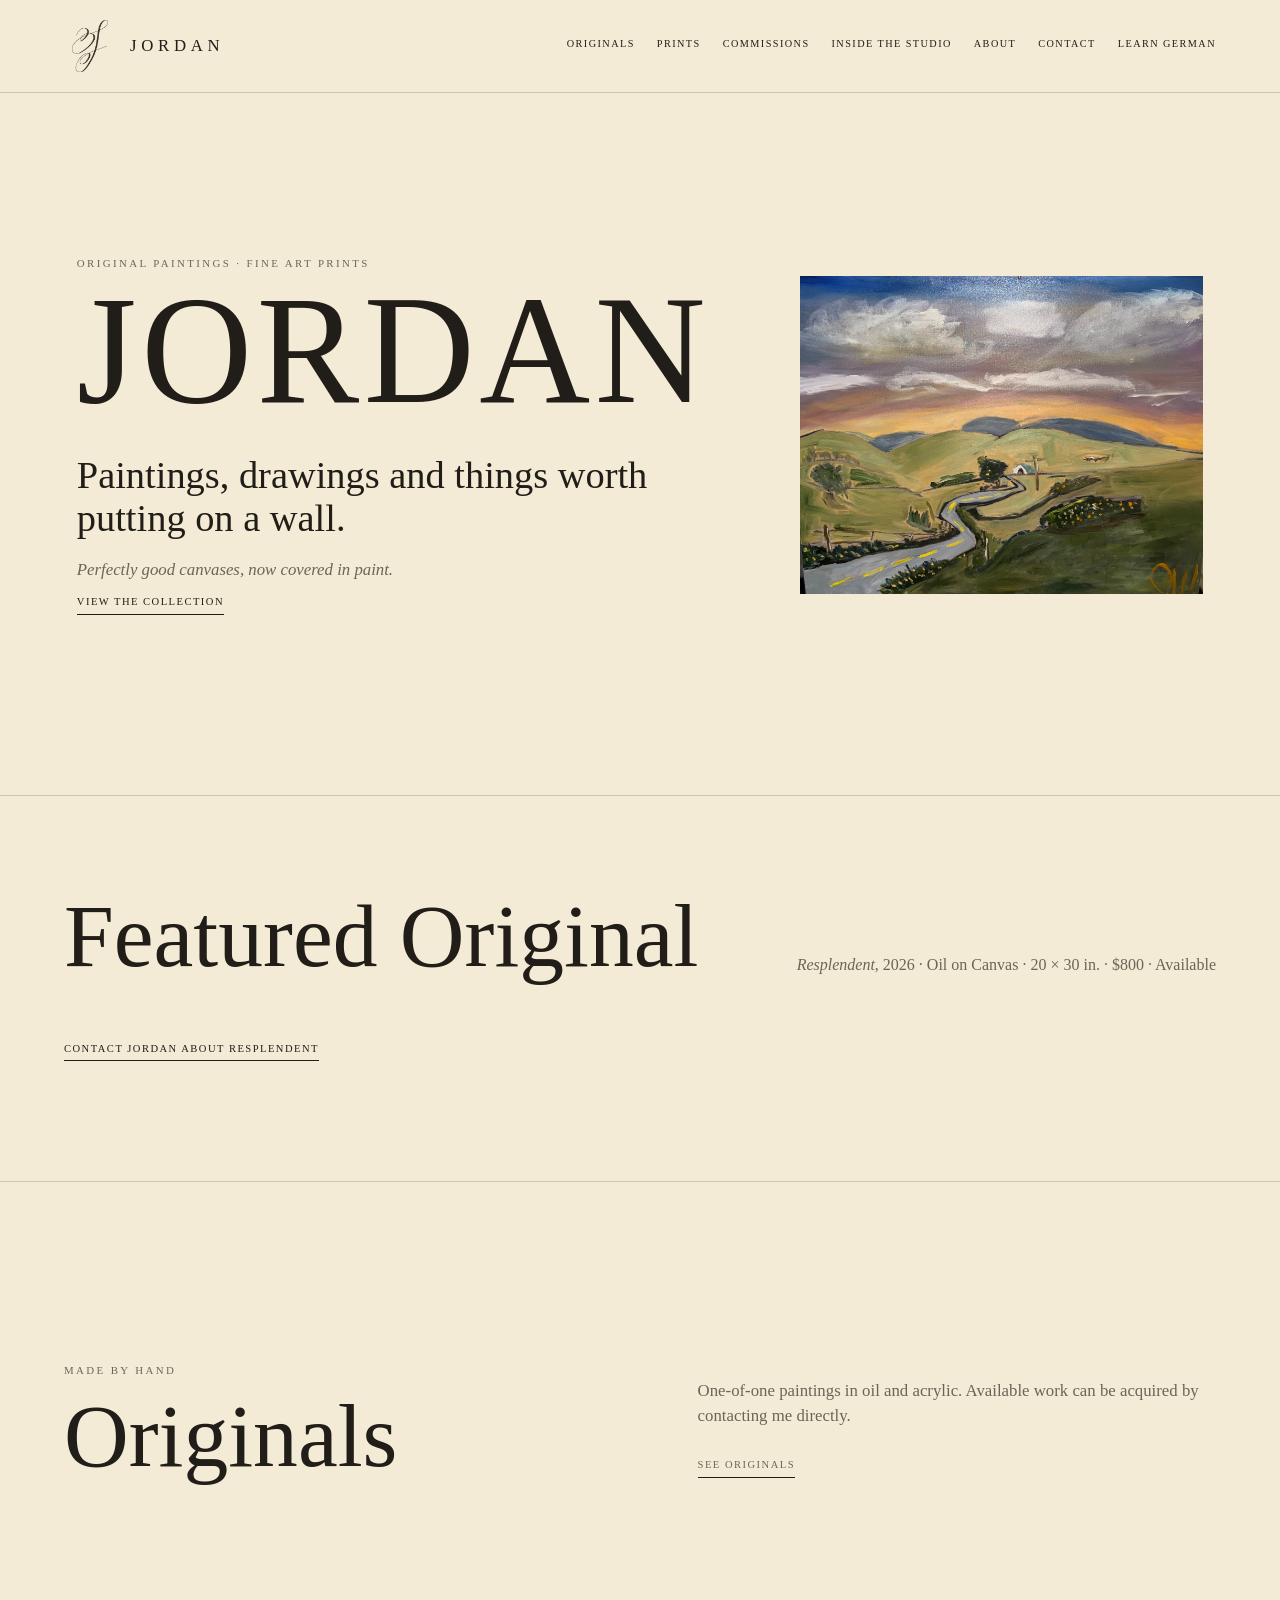
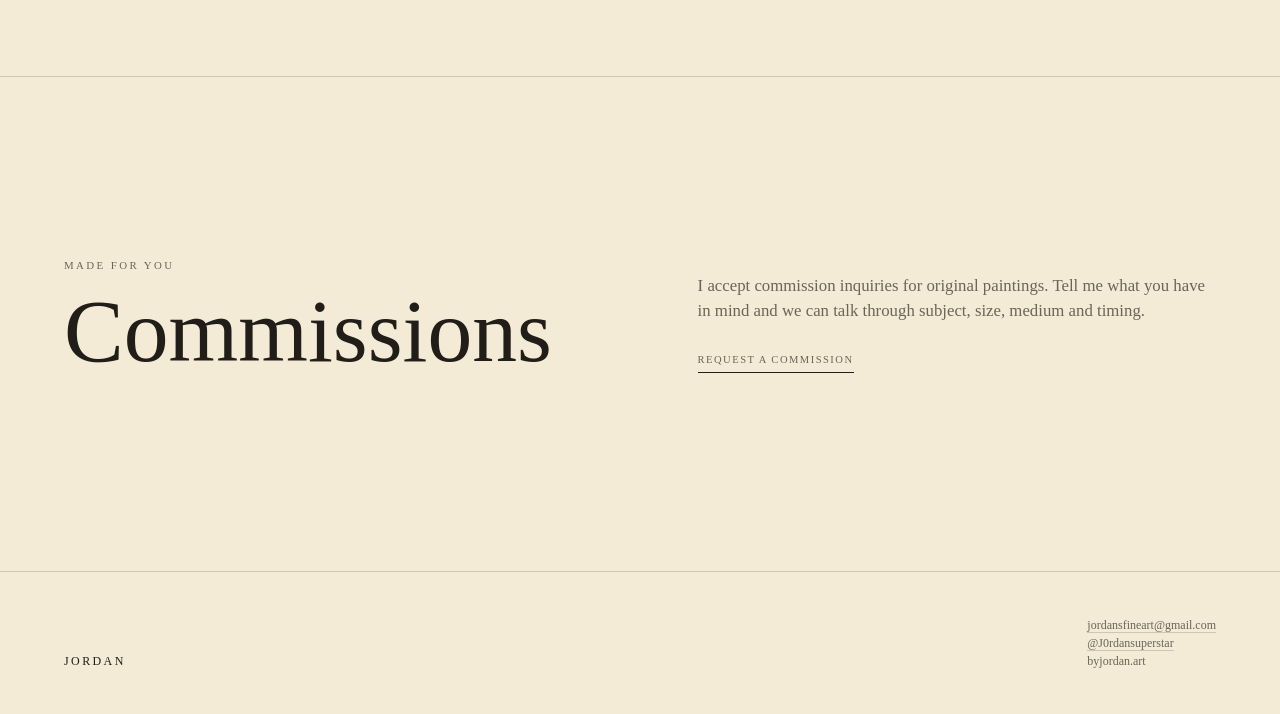
<file: index.html>
<!DOCTYPE html><html lang="en"><head><meta charset="UTF-8"><meta name="viewport" content="width=device-width,initial-scale=1"><title>JORDAN — Original Art & Fine Art Prints</title><link rel="stylesheet" href="style.css"></head><body><header class="site-header"><a class="brand" href="index.html"><img src="assets/jordan-j.png" alt="Jordan monogram"><span>JORDAN</span></a><nav>
<a href="originals.html">Originals</a><a href="prints.html">Prints</a><a href="commissions.html">Commissions</a><a href="studio.html">Inside the Studio</a><a href="about.html">About</a><a href="contact.html">Contact</a><a href="german.html">Learn German</a>
</nav></header><main>
<section class="hero"><div class="hero-copy"><p class="kicker">Original paintings · Fine art prints</p><h1>JORDAN</h1><h2>Paintings, drawings and things worth putting on a wall.</h2><p class="tagline">Perfectly good canvases, now covered in paint.</p><a class="cta" href="originals.html">View the collection</a></div><div class="hero-art"><img src="assets/resplendent.jpg" alt="Resplendent, oil painting by Jordan"></div></section>
<section class="section"><div class="section-head"><h2>Featured Original</h2><p><em>Resplendent</em>, 2026 · Oil on Canvas · 20 × 30 in. · $800 · Available</p></div><a class="cta" href="mailto:jordansfineart@gmail.com?subject=Inquiry%20about%20Resplendent">Contact Jordan about Resplendent</a></section>
<section class="section split"><div><p class="kicker">Made by hand</p><h2>Originals</h2></div><div class="split-copy"><p>One-of-one paintings in oil and acrylic. Available work can be acquired by contacting me directly.</p><a class="cta" href="originals.html">See originals</a></div></section>
<section class="section split"><div><p class="kicker">Made for you</p><h2>Commissions</h2></div><div class="split-copy"><p>I accept commission inquiries for original paintings. Tell me what you have in mind and we can talk through subject, size, medium and timing.</p><a class="cta" href="commissions.html">Request a commission</a></div></section>
</main><footer><strong>JORDAN</strong><div><a href="mailto:jordansfineart@gmail.com">jordansfineart@gmail.com</a><br><a href="https://www.instagram.com/J0rdansuperstar/" target="_blank" rel="noopener">@J0rdansuperstar</a><br>byjordan.art</div></footer></body></html>
</file>
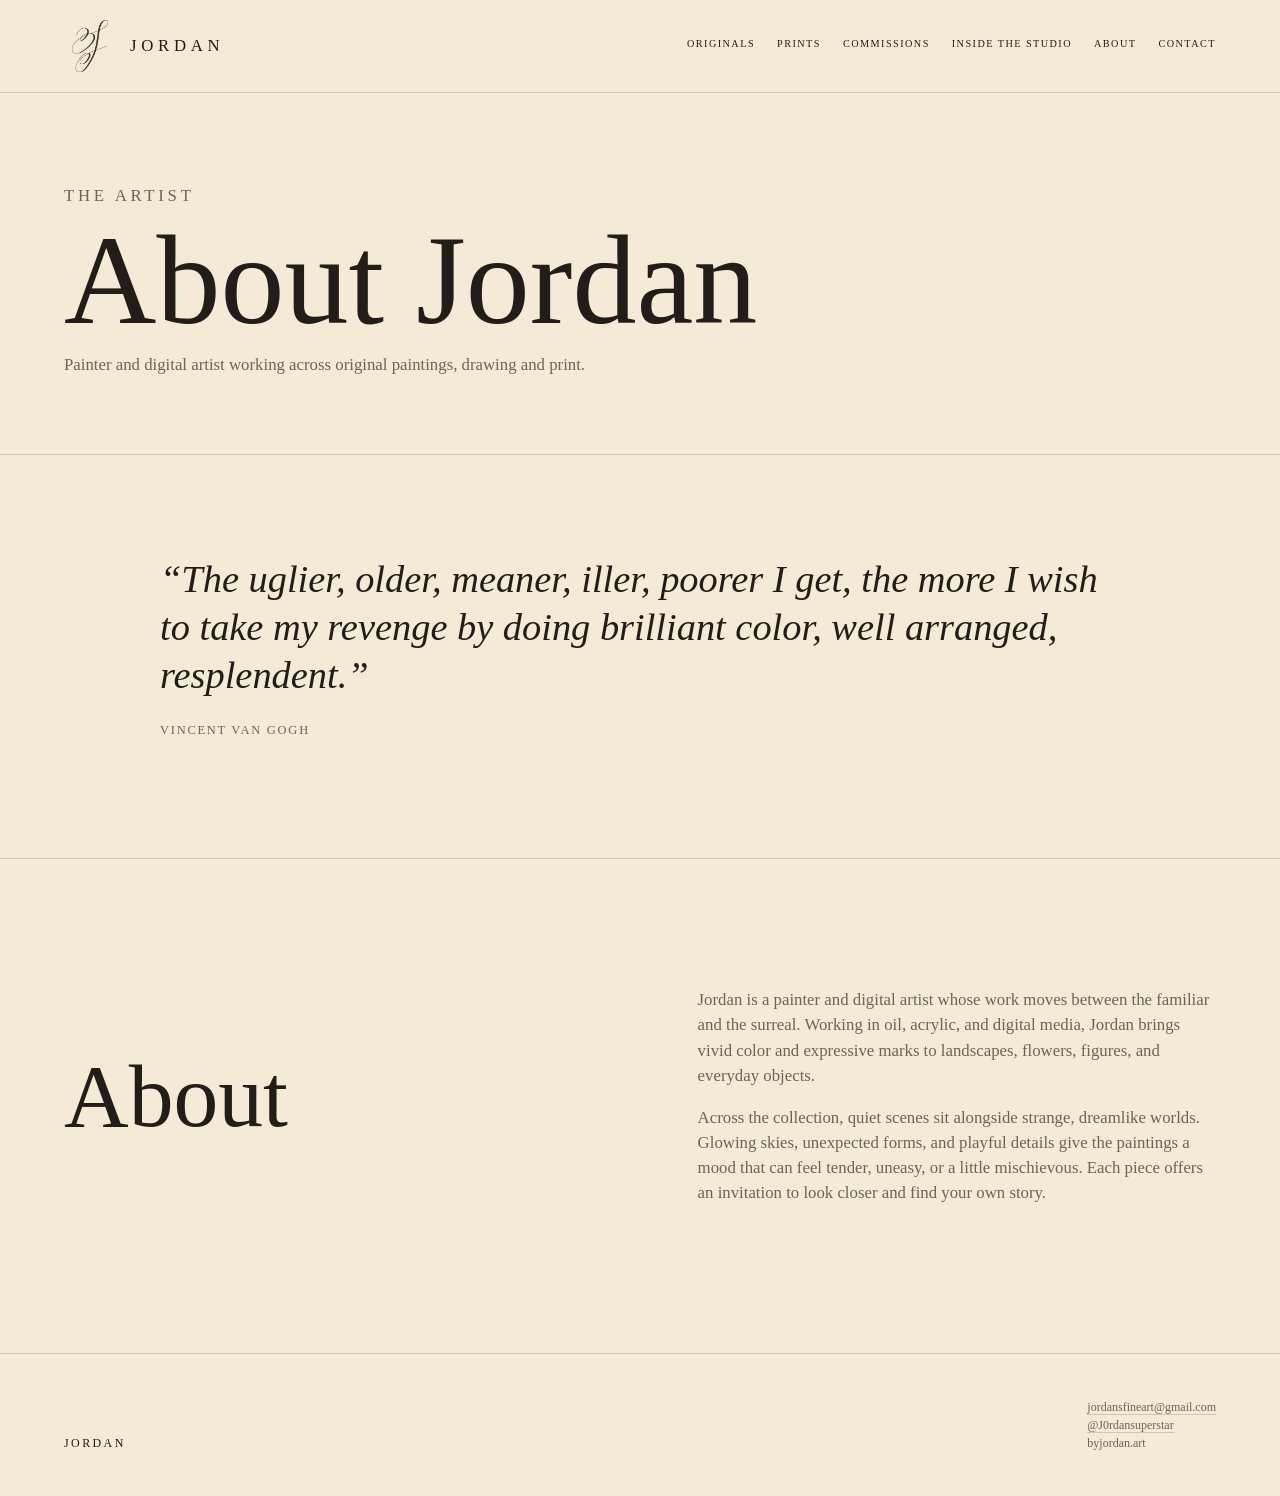
<file: about.html>
<!DOCTYPE html><html lang="en"><head><meta charset="UTF-8"><meta name="viewport" content="width=device-width,initial-scale=1"><title>About — JORDAN</title><link rel="stylesheet" href="style.css"></head><body><header class="site-header"><a class="brand" href="index.html"><img src="assets/jordan-j.png" alt="Jordan monogram"><span>JORDAN</span></a><nav>
<a href="originals.html">Originals</a><a href="prints.html">Prints</a><a href="commissions.html">Commissions</a><a href="studio.html">Inside the Studio</a><a href="about.html">About</a><a href="contact.html">Contact</a>
</nav></header><main>
<section class="page-hero"><p class="kicker">The artist</p><h1>About Jordan</h1><p>Painter and digital artist working across original paintings, drawing and print.</p></section>
<section class="section"><p class="quote">“The uglier, older, meaner, iller, poorer I get, the more I wish to take my revenge by doing brilliant color, well arranged, resplendent.”<cite>Vincent van Gogh</cite></p></section>
<section class="section split"><div><h2>About</h2></div><div class="split-copy"><p>Jordan is a painter and digital artist whose work moves between the familiar and the surreal. Working in oil, acrylic, and digital media, Jordan brings vivid color and expressive marks to landscapes, flowers, figures, and everyday objects.</p><p>Across the collection, quiet scenes sit alongside strange, dreamlike worlds. Glowing skies, unexpected forms, and playful details give the paintings a mood that can feel tender, uneasy, or a little mischievous. Each piece offers an invitation to look closer and find your own story.</p></div></section></main><footer><strong>JORDAN</strong><div><a href="mailto:jordansfineart@gmail.com">jordansfineart@gmail.com</a><br><a href="https://www.instagram.com/J0rdansuperstar/" target="_blank" rel="noopener">@J0rdansuperstar</a><br>byjordan.art</div></footer></body></html>
</file>
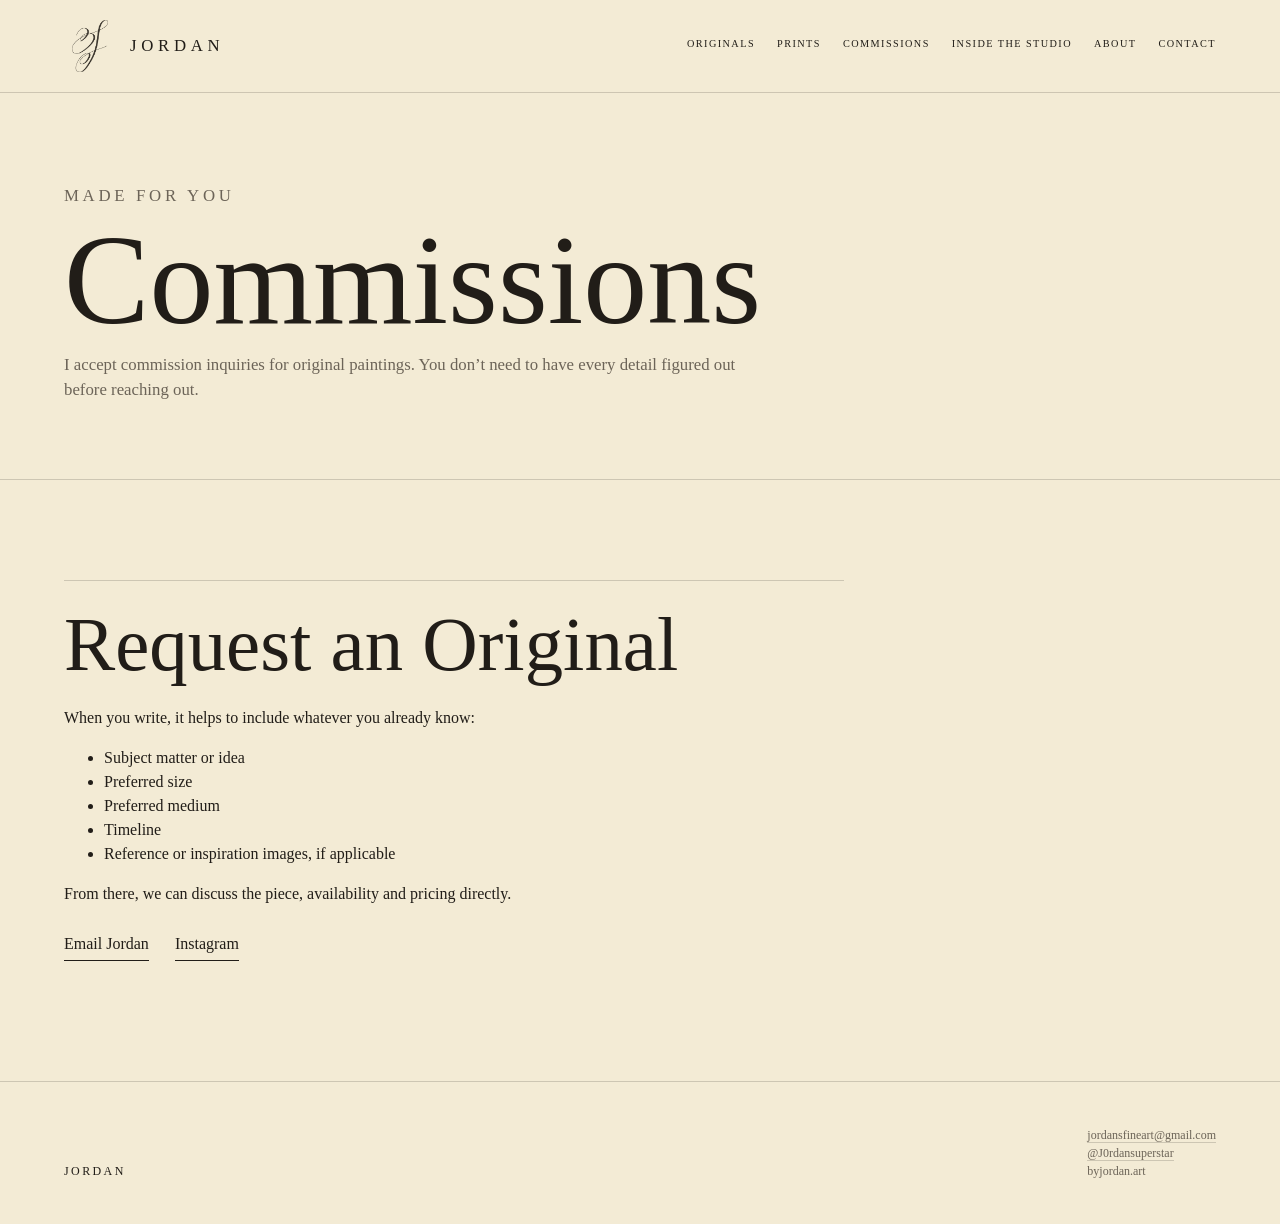
<file: commissions.html>
<!DOCTYPE html><html lang="en"><head><meta charset="UTF-8"><meta name="viewport" content="width=device-width,initial-scale=1"><title>Commissions — JORDAN</title><link rel="stylesheet" href="style.css"></head><body><header class="site-header"><a class="brand" href="index.html"><img src="assets/jordan-j.png" alt="Jordan monogram"><span>JORDAN</span></a><nav>
<a href="originals.html">Originals</a><a href="prints.html">Prints</a><a href="commissions.html">Commissions</a><a href="studio.html">Inside the Studio</a><a href="about.html">About</a><a href="contact.html">Contact</a>
</nav></header><main>
<section class="page-hero"><p class="kicker">Made for you</p><h1>Commissions</h1><p>I accept commission inquiries for original paintings. You don’t need to have every detail figured out before reaching out.</p></section>
<section class="section"><div class="contact-box"><h2>Request an Original</h2><p>When you write, it helps to include whatever you already know:</p><ul><li>Subject matter or idea</li><li>Preferred size</li><li>Preferred medium</li><li>Timeline</li><li>Reference or inspiration images, if applicable</li></ul><p>From there, we can discuss the piece, availability and pricing directly.</p><div class="contact-links"><a href="mailto:jordansfineart@gmail.com?subject=Commission%20Inquiry">Email Jordan</a><a href="https://www.instagram.com/J0rdansuperstar/" target="_blank" rel="noopener">Instagram</a></div></div></section></main><footer><strong>JORDAN</strong><div><a href="mailto:jordansfineart@gmail.com">jordansfineart@gmail.com</a><br><a href="https://www.instagram.com/J0rdansuperstar/" target="_blank" rel="noopener">@J0rdansuperstar</a><br>byjordan.art</div></footer></body></html>
</file>
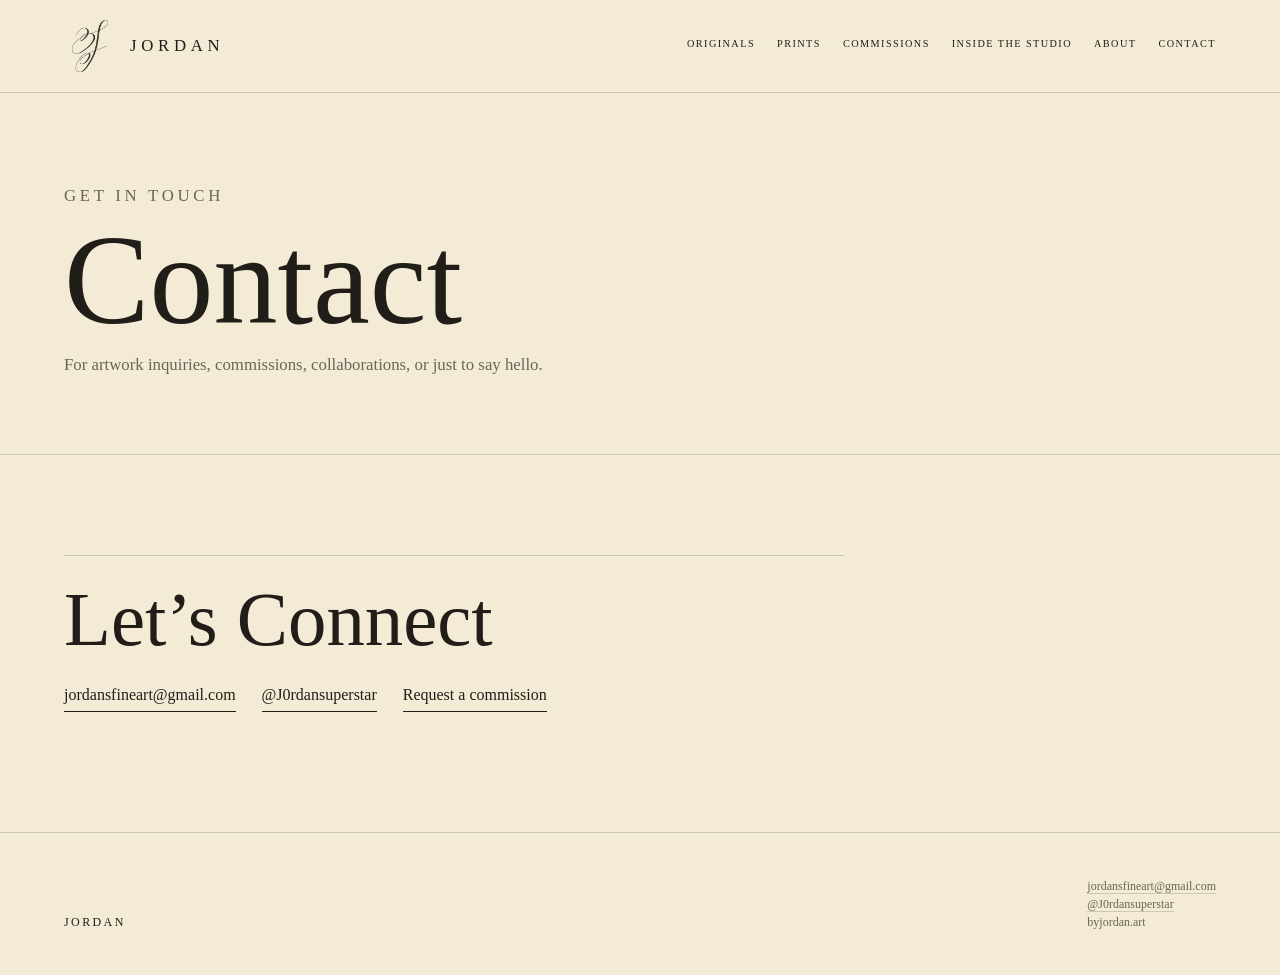
<file: contact.html>
<!DOCTYPE html><html lang="en"><head><meta charset="UTF-8"><meta name="viewport" content="width=device-width,initial-scale=1"><title>Contact — JORDAN</title><link rel="stylesheet" href="style.css"></head><body><header class="site-header"><a class="brand" href="index.html"><img src="assets/jordan-j.png" alt="Jordan monogram"><span>JORDAN</span></a><nav>
<a href="originals.html">Originals</a><a href="prints.html">Prints</a><a href="commissions.html">Commissions</a><a href="studio.html">Inside the Studio</a><a href="about.html">About</a><a href="contact.html">Contact</a>
</nav></header><main>
<section class="page-hero"><p class="kicker">Get in touch</p><h1>Contact</h1><p>For artwork inquiries, commissions, collaborations, or just to say hello.</p></section>
<section class="section"><div class="contact-box"><h2>Let’s Connect</h2><div class="contact-links"><a href="mailto:jordansfineart@gmail.com">jordansfineart@gmail.com</a><a href="https://www.instagram.com/J0rdansuperstar/" target="_blank" rel="noopener">@J0rdansuperstar</a><a href="commissions.html">Request a commission</a></div></div></section></main><footer><strong>JORDAN</strong><div><a href="mailto:jordansfineart@gmail.com">jordansfineart@gmail.com</a><br><a href="https://www.instagram.com/J0rdansuperstar/" target="_blank" rel="noopener">@J0rdansuperstar</a><br>byjordan.art</div></footer></body></html>
</file>
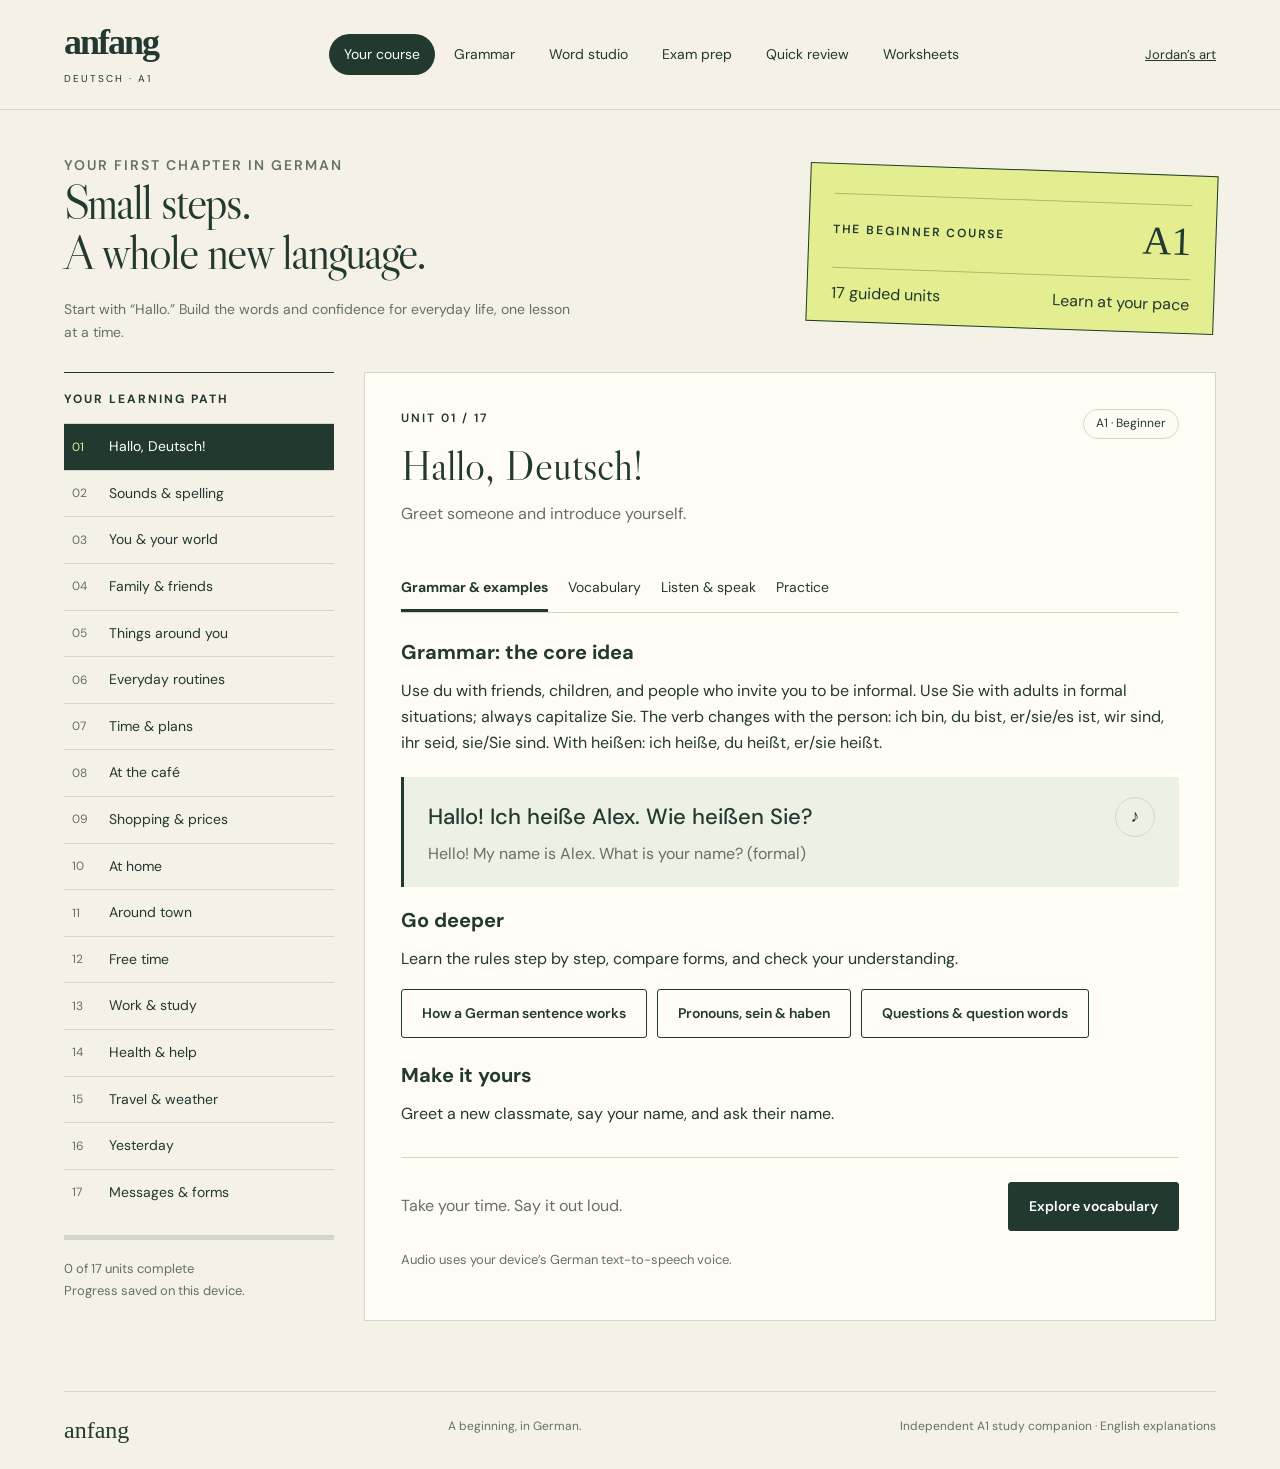
<file: german.html>
<!doctype html><html lang="en"><head><meta charset="utf-8"><meta name="viewport" content="width=device-width,initial-scale=1"><title>Anfang — German A1</title><meta name="description" content="Learn beginner German through guided A1 lessons, vocabulary, listening, and everyday practice."><link rel="icon" href="data:image/svg+xml,%3Csvg xmlns='http://www.w3.org/2000/svg' viewBox='0 0 40 40'%3E%3Crect width='40' height='40' rx='8' fill='%23213932'/%3E%3Ctext x='8' y='30' font-size='29' fill='%23f6f1df'%3Ea%3C/text%3E%3C/svg%3E"><style>@import url('https://fonts.googleapis.com/css2?family=DM+Sans:wght@400;500;600;700&family=Libre+Caslon+Display&display=swap');
:root{--paper:#f5f1e7;--ink:#21392f;--muted:#657067;--line:#d3d7c9;--accent:#e5ed91;--white:#fffcf5}*{box-sizing:border-box}body{margin:0;background:var(--paper);color:var(--ink);font:16px/1.65 'DM Sans',sans-serif}button,input,select,textarea{font:inherit}button,a{touch-action:manipulation}button{cursor:pointer;color:inherit}button:focus-visible,a:focus-visible,input:focus-visible,textarea:focus-visible,select:focus-visible{outline:3px solid #ab6505;outline-offset:4px}header{padding:24px 5%;display:flex;align-items:center;justify-content:space-between;border-bottom:1px solid var(--line);gap:24px}.brand{font:700 36px Georgia,serif;letter-spacing:-2px;color:inherit;text-decoration:none;line-height:1}.brand span{display:block;font:10px 'DM Sans',sans-serif;letter-spacing:2px;margin-top:12px}nav{display:flex;gap:12px}nav button{border:0;background:none;padding:9px 15px;font-size:14px}nav button.active{background:var(--ink);color:white;border-radius:24px}.level,.eyebrow{font-size:12px;letter-spacing:2px;font-weight:600}main{max-width:1440px;margin:auto;padding:44px 5% 70px}h1,h2,h3,p{margin-top:0}h1{font:normal clamp(48px,6vw,80px)/1.05 'Libre Caslon Display',Georgia,serif;letter-spacing:-2px;margin-bottom:20px}h2{font:normal 38px/1.15 'Libre Caslon Display',Georgia,serif}h3{font-size:20px;line-height:1.35;margin-bottom:12px}.intro{display:grid;grid-template-columns:1.7fr 1fr;gap:50px;align-items:center;margin-bottom:44px}.intro p{max-width:520px;color:var(--muted);margin-bottom:0}.stamp{background:var(--accent);padding:27px 32px;transform:rotate(2deg);border:1px solid var(--ink)}.stamp strong{font:normal 60px Georgia,serif}.stamp .row{border-top:1px solid #adb966;padding-top:12px;margin-top:14px}.row{display:flex;align-items:center;justify-content:space-between;gap:15px}.workspace{display:grid;grid-template-columns:270px minmax(0,1fr);gap:30px}.syllabus{border-top:1px solid var(--ink)}.syllabus h3{font-size:12px;letter-spacing:2px;padding:18px 0 4px}.unit{width:100%;display:flex;gap:14px;align-items:center;text-align:left;border:0;border-top:1px solid var(--line);background:none;padding:13px 8px;font-size:14px;line-height:1.4}.unit b{font-size:12px;font-weight:400;color:var(--muted);min-width:23px}.unit.selected{background:var(--ink);color:white}.unit.selected b{color:var(--accent)}.unit small{margin-left:auto}.lesson{background:var(--white);border:1px solid var(--line);padding:36px}.lesson-top{display:flex;justify-content:space-between;align-items:start;gap:12px}.lesson h2{font-size:42px;margin-bottom:12px}.subtle{color:var(--muted)}.pill{border:1px solid var(--line);border-radius:22px;padding:4px 12px;white-space:nowrap;font-size:12px}.tabs{display:flex;flex-wrap:wrap;gap:20px;border-bottom:1px solid var(--line);margin:22px 0 26px}.tabs button{border:0;border-bottom:3px solid transparent;background:none;padding:10px 0;font-size:14px}.tabs .selected{border-color:var(--ink);font-weight:700}.example{padding:20px 24px;margin:20px 0;background:#edf0e5;border-left:3px solid var(--ink)}.example strong{font-size:22px;font-weight:500}.example p{margin:4px 0 0}.primary,.secondary{border:1px solid var(--ink);padding:12px 20px;border-radius:3px;background:var(--ink);color:white;font-size:14px;font-weight:600}.secondary{background:transparent;color:var(--ink)}.audio{border:1px solid var(--line);background:transparent;border-radius:50%;width:40px;height:40px;font-size:18px;flex-shrink:0}.bottom{border-top:1px solid var(--line);padding-top:24px;margin-top:30px}.grid{display:grid;grid-template-columns:repeat(2,minmax(0,1fr));gap:20px}.word{padding:18px;border:1px solid var(--line);display:flex;justify-content:space-between;align-items:center;gap:12px}.word strong{display:block;font-size:18px}.word small{display:block;color:var(--muted);font-size:14px}.question{margin:24px 0}.options{display:grid;gap:8px}.option{text-align:left;background:transparent;border:1px solid var(--line);padding:12px 16px;border-radius:3px}.option:hover{border-color:var(--ink)}.option.correct{background:#dcebcf;border-color:#4c7136}.option.incorrect{background:#f7ded3;border-color:#a24928}.feedback{margin-top:12px;font-size:14px}.feedback:empty{display:none}details{border:1px solid var(--line);padding:15px;margin-top:16px}summary{cursor:pointer;font-size:14px;font-weight:600}textarea{width:100%;min-height:110px;background:var(--paper);padding:16px;border:1px solid var(--line);border-radius:3px;color:var(--ink);resize:vertical}label{display:block;margin:14px 0 8px}.dialogue{border-bottom:1px solid var(--line);padding:16px 0}.dialogue p{margin:3px 0}.flashcard{min-height:280px;background:var(--ink);color:white;display:flex;flex-direction:column;align-items:center;justify-content:center;padding:30px;text-align:center;width:100%;border:0}.flashcard strong{font:42px Georgia,serif}.flashcard small{margin-top:22px;color:#d5ddc9}.toolbar{display:flex;flex-wrap:wrap;gap:12px;align-items:center;margin:22px 0}select,input{padding:12px;border:1px solid var(--line);background:var(--white);color:var(--ink);max-width:100%}.progress{height:5px;background:var(--line);margin-top:20px}.progress span{display:block;background:var(--ink);height:100%}.notice{font-size:13px;color:var(--muted);margin-top:18px}.review-card{background:var(--white);padding:30px;border:1px solid var(--line)}footer{border-top:1px solid var(--line);margin:0 5%;padding:25px 0;display:flex;gap:20px;justify-content:space-between;font-size:12px;color:var(--muted)}footer b{font:24px Georgia,serif;color:var(--ink)}@media(max-width:850px){header{flex-wrap:wrap}.level{display:none}.intro{grid-template-columns:1fr 0.65fr;gap:20px}.workspace{grid-template-columns:210px minmax(0,1fr);gap:18px}.lesson{padding:24px}.grid{grid-template-columns:1fr}.stamp{padding:20px}.stamp strong{font-size:44px}}@media(max-width:620px){header{padding:20px;gap:20px}nav{width:100%;justify-content:space-between;gap:0}main{padding:30px 20px}.intro{grid-template-columns:1fr}.stamp{transform:none}.stamp strong{font-size:34px}.stamp{padding:18px 24px}.workspace{display:block}.syllabus{max-height:205px;overflow:auto;margin-bottom:24px}.syllabus h3{position:sticky;top:0;background:var(--paper);margin:0;padding:10px 0}.lesson{padding:22px}.lesson h2{font-size:34px}.lesson-top{display:block}.pill{display:inline-block;margin:6px 0}.tabs{gap:15px}footer{flex-wrap:wrap}.row{flex-wrap:wrap}.flashcard strong{font-size:32px}}

.intro{margin-bottom:28px}.intro h1{font-size:48px}.intro p{font-size:14px}.stamp{padding:15px 24px}.stamp strong{font-size:40px}.art-link{color:var(--ink);font-size:13px}@media(max-width:620px){.intro h1{font-size:38px}.intro{gap:14px}.stamp{display:none}.syllabus{max-height:130px}}

@media(max-width:620px){nav{flex-wrap:wrap;justify-content:flex-start;gap:4px}nav button{padding:9px 12px}}

.intro{margin-bottom:28px}.intro h1{font-size:48px}.intro p{font-size:14px}.stamp{padding:15px 24px}.stamp strong{font-size:40px}.art-link{color:var(--ink);font-size:13px}@media(max-width:620px){.intro h1{font-size:38px}.intro{gap:14px}.stamp{display:none}.syllabus{max-height:130px}}

nav{flex-wrap:wrap;justify-content:center;gap:4px}.grammar-heading h1{font-size:48px}.grammar-heading{margin-bottom:30px}.grammar-step{margin:26px 0}.grammar-step h3{margin-bottom:10px}.table-scroll{overflow-x:auto;max-width:100%;border:1px solid var(--line)}table{border-collapse:collapse;width:100%;font-size:14px;text-align:left}td,th{padding:13px 15px;border-bottom:1px solid var(--line);vertical-align:top}thead{background:var(--ink);color:white}tbody th{font-weight:500;background:#edf0e5}tbody tr:last-child td,tbody tr:last-child th{border-bottom:0}.grammar-links{display:flex;flex-wrap:wrap;gap:10px}.grammar-links button{text-align:left}.mistake{padding:22px;border:1px solid #c8b49a;background:#faf2e8}.mistake p:last-child{margin-bottom:0}button:disabled{cursor:default}.bottom button:disabled{opacity:.4}.grammar-step p{max-width:70ch}@media(max-width:620px){.grammar-heading h1{font-size:38px}.grammar-links button{width:100%}.table-scroll td,.table-scroll th{min-width:120px;padding:10px}.lesson{scroll-margin-top:15px}}

.sr-only{position:absolute;width:1px;height:1px;padding:0;margin:-1px;overflow:hidden;clip:rect(0,0,0,0);white-space:nowrap;border:0}.exam-question{padding:20px 0;border-bottom:1px solid var(--line)}.exam-question label{display:block}.review-card a{color:var(--ink)}.review-card li{margin-bottom:12px}#exam-clock{font-weight:600}#exam-error{color:#a24928}.grammar-heading p{max-width:65ch}
</style></head><body><header><a class="brand" href="#" aria-label="Anfang home">anfang<span>DEUTSCH · A1</span></a><nav aria-label="Main navigation"><button data-view="course" class="active">Your course</button><button data-view="grammar">Grammar</button><button data-view="words">Word studio</button><button data-view="exam">Exam prep</button><button data-view="review">Quick review</button><button data-view="worksheets">Worksheets</button></nav><a class="art-link" href="index.html">Jordan’s art</a></header><main id="app"></main><footer><b>anfang</b><span>A beginning, in German.</span><span>Independent A1 study companion · English explanations</span></footer><script>const units = [
{title:'Hallo, Deutsch!',goal:'Greet someone and introduce yourself.',grammar:'Use du with friends, children, and people who invite you to be informal. Use Sie with adults in formal situations; always capitalize Sie. The verb changes with the person: ich bin, du bist, er/sie/es ist, wir sind, ihr seid, sie/Sie sind. With heißen: ich heiße, du heißt, er/sie heißt.',example:['Hallo! Ich heiße Alex. Wie heißen Sie?','Hello! My name is Alex. What is your name? (formal)'],words:[['Hallo','hello'],['Guten Morgen','good morning'],['Guten Tag','hello / good day'],['Guten Abend','good evening'],['Auf Wiedersehen','goodbye (formal)'],['Tschüss','bye'],['bitte','please / you’re welcome'],['danke','thank you'],['Entschuldigung','excuse me / sorry'],['ja / nein','yes / no']],dialogue:[['Hallo! Wie heißt du?','Hello! What is your name?'],['Ich heiße Mia. Und du?','My name is Mia. And you?'],['Ich bin Ben. Freut mich!','I’m Ben. Nice to meet you!']],quiz:[['Ich ___ Mia.',['bin','bist','sind'],0,'Ich takes bin.'],['Which is the formal question?',['Wie heißt du?','Wie heißen Sie?','Wie geht’s?'],1,'Sie is the formal form of you.']],speak:'Greet a new classmate, say your name, and ask their name.',write:'Write two sentences introducing yourself.',sample:'Hallo! Ich heiße Alex. Ich bin neu hier.'},
{title:'Sounds & spelling',goal:'Read common letter combinations and spell your name.',grammar:'German vowels can be long or short. The combination ie usually sounds like the vowel in “see”; ei like “eye”; eu and äu like “oy.” Sch sounds like “sh”; z like “ts”; w like English “v”; j like English “y.” ß sounds like “s.” For ü, shape your lips for “oo” while saying “ee”; for ö, round your lips while saying “eh.” Ch is softer after i/e and further back after a/o/u. Listen and imitate rather than relying only on English approximations.',example:['Wie schreibt man das? A–L–E–X.','How do you spell that? A–L–E–X.'],words:[['eins','one · ei'],['sieben','seven · ie'],['neun','nine · eu'],['schön','beautiful · sch / ö'],['fünf','five · ü'],['Straße','street · ß'],['Wasser','water · w'],['Zeit','time · z'],['ich','I · soft ch'],['Buch','book · back ch']],dialogue:[['Wie ist Ihr Name?','What is your name?'],['Mein Name ist Müller.','My name is Müller.'],['Wie schreibt man das?','How do you spell that?'],['M–Ü–L–L–E–R.','M–Ü–L–L–E–R.']],quiz:[['Which word contains the “eye” sound?',['sieben','eins','neun'],1,'Ei in eins sounds approximately like “eye.”'],['German w usually sounds like English…',['w','v','j'],1,'For example, Wasser starts with a v sound.']],speak:'Spell your name aloud. Say fünf, schön, ich, and Buch slowly.',write:'Write a polite request to repeat something.',sample:'Können Sie das bitte wiederholen?'},
{title:'You & your world',goal:'Share your age, home, country, and language.',grammar:'For regular verbs remove -en and add: ich -e, du -st, er/sie/es -t, wir -en, ihr -t, sie/Sie -en. Example: wohnen → ich wohne, du wohnst. Sprechen changes its vowel: du sprichst, er spricht. A question word comes first, then the verb: Wo wohnst du? Most countries take no article: aus Deutschland. Some do: aus der Schweiz, aus der Türkei. Numbers 21–99 say the unit before the tens: einundzwanzig = 21.',example:['Ich komme aus Kanada und wohne in Berlin. Ich bin 25 Jahre alt.','I come from Canada and live in Berlin. I am 25 years old.'],words:[['null, eins, zwei, drei','0, 1, 2, 3'],['vier, fünf, sechs','4, 5, 6'],['sieben, acht, neun, zehn','7, 8, 9, 10'],['elf, zwölf','11, 12'],['dreizehn, vierzehn, fünfzehn','13, 14, 15'],['sechzehn, siebzehn','16, 17'],['achtzehn, neunzehn, zwanzig','18, 19, 20'],['dreißig, vierzig, fünfzig','30, 40, 50'],['sechzig, siebzig, achtzig, neunzig','60, 70, 80, 90'],['hundert','100'],['wo / woher / wie','where / where from / how'],['Deutsch / Englisch','German / English']],dialogue:[['Woher kommst du?','Where are you from?'],['Ich komme aus Kanada.','I come from Canada.'],['Welche Sprachen sprichst du?','Which languages do you speak?'],['Ich spreche Englisch und ein bisschen Deutsch.','I speak English and a little German.']],quiz:[['What is einundzwanzig?',['12','21','31'],1,'Ein + und + zwanzig = one and twenty.'],['Wo ___ du?',['wohne','wohnt','wohnst'],2,'Du takes the ending -st.']],speak:'Say your phone number one digit at a time, then your age.',write:'Introduce your country, city, and languages.',sample:'Ich komme aus Kanada. Ich wohne in Toronto. Ich spreche Englisch und ein bisschen Deutsch.'},
{title:'Family & friends',goal:'Introduce the people in your life.',grammar:'Personal pronouns: ich (I), du (you), er (he), sie (she), es (it), wir (we), ihr (you plural), sie (they), Sie (formal you). Possessives agree with the noun: mein Vater, meine Mutter, mein Kind, meine Eltern. The same pattern works for dein (your), sein (his/its), ihr (her/their), unser (our), euer (your plural), Ihr (formal your). For feminine/plural euer becomes eure.',example:['Das ist meine Schwester. Sie heißt Lea.','This is my sister. Her name is Lea.'],words:[['die Mutter · Mütter','mother'],['der Vater · Väter','father'],['die Eltern (plural)','parents'],['die Schwester · Schwestern','sister'],['der Bruder · Brüder','brother'],['das Kind · Kinder','child'],['die Frau · Frauen','woman / wife'],['der Mann · Männer','man / husband'],['der Freund · Freunde','friend (male) / boyfriend'],['die Freundin · Freundinnen','friend (female) / girlfriend']],dialogue:[['Ist das dein Bruder?','Is that your brother?'],['Ja, das ist mein Bruder Max.','Yes, that is my brother Max.'],['Wie alt ist er?','How old is he?'],['Er ist acht Jahre alt.','He is eight years old.']],quiz:[['Das ist ___ Mutter.',['mein','meine','meinen'],1,'Mutter is feminine: meine Mutter.'],['“We” in German is…',['ihr','sie','wir'],2,'Wir means we.']],speak:'Introduce two real or imaginary family members.',write:'Write three sentences about a friend.',sample:'Das ist meine Freundin Anna. Sie wohnt in Bonn. Sie spricht Deutsch.'},
{title:'Things around you',goal:'Use articles and learn nouns with their plurals.',grammar:'All German nouns begin with a capital letter. Learn each noun with its article and plural: der Tisch, die Tische. Der is masculine, die feminine, das neuter; all plural nouns use die. An indefinite article means a/an: ein Tisch, eine Lampe, ein Buch. There is no plural indefinite article: Bücher. Grammatical gender does not reliably follow meaning, so memorize it with each noun.',example:['Das ist ein Buch. Die Bücher sind interessant.','That is a book. The books are interesting.'],words:[['der Tisch · Tische','table'],['der Stuhl · Stühle','chair'],['das Buch · Bücher','book'],['die Tasche · Taschen','bag'],['der Schlüssel · Schlüssel','key'],['das Handy · Handys','mobile phone'],['die Lampe · Lampen','lamp'],['der Stift · Stifte','pen'],['das Fenster · Fenster','window'],['die Tür · Türen','door']],dialogue:[['Was ist das auf Deutsch?','What is that in German?'],['Das ist ein Schlüssel.','That is a key.'],['Und das?','And that?'],['Das sind Bücher.','Those are books.']],quiz:[['Which is correct?',['eine Buch','ein Buch','einen Buch'],1,'Buch is neuter: das Buch / ein Buch.'],['The definite article for all plural nouns is…',['der','das','die'],2,'Die Bücher, die Tische, die Lampen.']],speak:'Name five things in your room with their articles.',write:'Describe three objects using Das ist …',sample:'Das ist ein Tisch. Das ist eine Lampe. Das ist ein Buch.'},
{title:'Everyday routines',goal:'Build statements and questions in the present tense.',grammar:'In a main statement, the conjugated verb is the second sentence element: Ich lerne heute Deutsch. Heute lerne ich Deutsch. A yes/no question starts with the verb: Lernst du Deutsch? Add -e- for pronunciation with verbs like arbeiten: du arbeitest, er arbeitet. Common changes: lesen → du liest, er liest; fahren → du fährst, er fährt. Haben: ich habe, du hast, er hat, wir haben, ihr habt, sie haben.',example:['Heute arbeite ich zu Hause. Lernst du Deutsch?','Today I work at home. Are you learning German?'],words:[['lernen','to learn'],['arbeiten','to work'],['lesen','to read'],['schreiben','to write'],['machen','to do / make'],['gehen','to go'],['fahren','to travel / drive'],['haben','to have'],['heute','today'],['jeden Tag','every day']],dialogue:[['Was machst du heute?','What are you doing today?'],['Ich arbeite und lerne Deutsch.','I work and learn German.'],['Liest du auch?','Do you also read?'],['Ja, ich lese ein Buch.','Yes, I read a book.']],quiz:[['Which sentence is correct?',['Heute ich lerne Deutsch.','Heute lerne ich Deutsch.','Heute Deutsch ich lerne.'],1,'The conjugated verb lerne is the second element.'],['___ du ein Auto?',['Haben','Hat','Hast'],2,'Du hast becomes Hast du …? in a question.']],speak:'Say three things you do every day.',write:'Describe your day in three sentences, starting one with Heute.',sample:'Ich arbeite jeden Tag. Heute lerne ich Deutsch. Am Abend lese ich ein Buch.'},
{title:'Time & plans',goal:'Tell the time and arrange a meeting.',grammar:'Use um with clock times, am with days/dates, im with months/seasons: um neun Uhr, am Montag, im Mai. Halb drei means 2:30—halfway to three. Viertel nach zwei = 2:15; Viertel vor drei = 2:45. Separable verbs split in a main clause: Ich stehe um sieben Uhr auf. Dates use ordinal numbers: am ersten Mai, am dritten Juni; from 20 onward the ordinal usually ends in -sten.',example:['Am Montag stehe ich um sieben Uhr auf.','On Monday I get up at seven o’clock.'],words:[['Montag, Dienstag, Mittwoch','Monday, Tuesday, Wednesday'],['Donnerstag, Freitag','Thursday, Friday'],['Samstag, Sonntag','Saturday, Sunday'],['Januar, Februar, März','January, February, March'],['April, Mai, Juni','April, May, June'],['Juli, August, September','July, August, September'],['Oktober, November, Dezember','October, November, December'],['aufstehen','to get up'],['anfangen','to begin'],['der Termin · Termine','appointment']],dialogue:[['Wann treffen wir uns?','When shall we meet?'],['Am Dienstag um halb drei.','On Tuesday at half past two.'],['Also um vierzehn Uhr dreißig?','So at fourteen thirty?'],['Ja, genau!','Yes, exactly!']],quiz:[['Halb acht means…',['7:30','8:30','8:00'],0,'Halb points to the coming hour: half to eight.'],['Ich stehe um sechs Uhr ___.',['an','auf','aus'],1,'Aufstehen splits: ich stehe … auf.']],speak:'Say today’s date and three appointment times.',write:'Suggest a meeting day and time.',sample:'Hast du am Freitag Zeit? Wir treffen uns um fünfzehn Uhr im Café.'},
{title:'At the café',goal:'Order food and drinks politely.',grammar:'The direct object usually takes the accusative. Masculine articles change: der → den, ein → einen. Feminine, neuter, and plural articles stay the same as in the nominative. Ich möchte einen Kaffee. Möchten is a polite “would like”: ich möchte, du möchtest, er möchte, wir möchten, ihr möchtet, Sie möchten. Nehmen changes to du nimmst, er nimmt.',example:['Ich möchte einen Kaffee und ein Wasser, bitte.','I would like a coffee and a water, please.'],words:[['der Kaffee · Kaffees','coffee'],['der Tee · Tees','tea'],['das Wasser (usually singular)','water'],['das Brot · Brote','bread'],['das Brötchen · Brötchen','bread roll'],['der Käse (usually singular)','cheese'],['die Milch (usually singular)','milk'],['der Apfel · Äpfel','apple'],['die Rechnung · Rechnungen','bill'],['bezahlen','to pay']],dialogue:[['Was möchten Sie?','What would you like?'],['Einen Tee und ein Brötchen, bitte.','A tea and a bread roll, please.'],['Sonst noch etwas?','Anything else?'],['Nein, danke. Die Rechnung, bitte.','No, thank you. The bill, please.']],quiz:[['Ich möchte ___ Kaffee.',['ein','einen','eine'],1,'Kaffee is masculine and the direct object: einen Kaffee.'],['“The bill, please” is…',['Die Rechnung, bitte.','Guten Appetit!','Wie bitte?'],0,'Use Die Rechnung, bitte to request the bill.']],speak:'Order two drinks and something to eat.',write:'Write your breakfast order.',sample:'Ich möchte einen Tee, ein Brötchen und einen Apfel, bitte.'},
{title:'Shopping & prices',goal:'Ask about prices and say what you need.',grammar:'Use kein to negate a noun with ein or no article: Ich habe kein Auto. Ich kaufe keine Schuhe. In the masculine accusative use keinen: Ich brauche keinen Mantel. Use nicht for verbs, adjectives, and other phrases: Das ist nicht teuer. Ich komme heute nicht. Prices: drei Euro fünfzig = €3.50. Adjectives after sein do not take an ending: Die Schuhe sind blau.',example:['Was kostet die Jacke? Sie kostet vierzig Euro.','How much does the jacket cost? It costs forty euros.'],words:[['die Jacke · Jacken','jacket'],['die Hose · Hosen','trousers'],['der Schuh · Schuhe','shoe'],['das Hemd · Hemden','shirt'],['die Größe · Größen','size'],['rot / blau / grün','red / blue / green'],['schwarz / weiß / gelb','black / white / yellow'],['teuer / billig','expensive / cheap'],['groß / klein','big / small'],['kaufen / kosten','to buy / to cost']],dialogue:[['Haben Sie die Jacke in Größe M?','Do you have the jacket in size M?'],['Ja. Die Jacke kostet fünfzig Euro.','Yes. The jacket costs fifty euros.'],['Kann ich mit Karte bezahlen?','Can I pay by card?'],['Ja, natürlich.','Yes, of course.']],quiz:[['Das ist ___ teuer.',['kein','nicht','keine'],1,'Nicht negates the adjective teuer.'],['Ich habe ___ Auto.',['keinen','keine','kein'],2,'Auto is neuter: kein Auto.']],speak:'Ask for an item, its size, and its price.',write:'Describe a clothing item and its price.',sample:'Die Jacke ist blau. Sie kostet fünfzig Euro. Sie ist nicht billig.'},
{title:'At home',goal:'Describe your home and say where things are.',grammar:'Es gibt means “there is / there are” and takes the accusative: Es gibt einen Balkon. To state location, in/auf/unter/neben/vor/hinter/über/zwischen/an take the dative: auf dem Tisch, in der Küche. Dative articles: der/das → dem, die → der, plural die → den (usually add -n to the noun if possible). Compare location Wo? with destination Wohin?: Ich bin in der Küche; ich gehe in die Küche.',example:['Die Lampe steht auf dem Tisch. Es gibt einen Balkon.','The lamp is on the table. There is a balcony.'],words:[['die Wohnung · Wohnungen','apartment'],['das Zimmer · Zimmer','room'],['die Küche · Küchen','kitchen'],['das Bad · Bäder','bathroom'],['das Schlafzimmer · Schlafzimmer','bedroom'],['das Bett · Betten','bed'],['der Schrank · Schränke','cupboard / wardrobe'],['der Balkon · Balkone','balcony'],['die Miete · Mieten','rent'],['hell / ruhig','bright / quiet']],dialogue:[['Wie ist deine Wohnung?','What is your apartment like?'],['Sie ist klein, aber hell.','It is small but bright.'],['Gibt es einen Balkon?','Is there a balcony?'],['Ja, neben dem Wohnzimmer.','Yes, next to the living room.']],quiz:[['Es gibt ___ Balkon.',['ein','einen','einem'],1,'Es gibt takes the accusative: einen Balkon.'],['The fixed location “in the kitchen” is…',['in der Küche','in die Küche','in dem Küche'],0,'Küche is feminine. Static location uses dative: der Küche.']],speak:'Describe your room and the position of three objects.',write:'Write a short apartment description.',sample:'Meine Wohnung hat zwei Zimmer. Die Küche ist klein. Es gibt einen Balkon.'},
{title:'Around town',goal:'Find your way and use public transport.',grammar:'Use nach for cities and most countries without articles: nach Berlin, nach Deutschland. Use zu for many destinations involving people/buildings: zum Arzt, zur Bank. Zum = zu dem; zur = zu der. Mit takes the dative: mit dem Bus, mit der Bahn. Useful fixed expressions: nach Hause (homeward), zu Hause (at home), am Bahnhof (at the station). Polite directions often use Sie: Gehen Sie geradeaus.',example:['Ich fahre mit dem Bus zum Bahnhof.','I’m going to the station by bus.'],words:[['der Bahnhof · Bahnhöfe','train station'],['die Haltestelle · Haltestellen','stop'],['der Bus · Busse','bus'],['der Zug · Züge','train'],['die Fahrkarte · Fahrkarten','ticket'],['die Bank · Banken','bank'],['die Apotheke · Apotheken','pharmacy'],['links / rechts','left / right'],['geradeaus','straight ahead'],['einsteigen / aussteigen','to board / get off']],dialogue:[['Entschuldigung, wo ist der Bahnhof?','Excuse me, where is the train station?'],['Gehen Sie geradeaus und dann links.','Go straight ahead and then left.'],['Ist das weit?','Is it far?'],['Nein, fünf Minuten zu Fuß.','No, five minutes on foot.']],quiz:[['Ich fahre ___ Berlin.',['zu','nach','bei'],1,'Cities take nach when describing travel to them.'],['Mit ___ Bus.',['den','der','dem'],2,'Mit takes dative: dem Bus.']],speak:'Give directions from your home to a nearby place.',write:'Ask for a ticket to Berlin.',sample:'Guten Tag! Ich möchte eine Fahrkarte nach Berlin, bitte. Wann fährt der Zug?'},
{title:'Free time',goal:'Talk about hobbies and make plans.',grammar:'Gern after a verb means you like doing it: Ich schwimme gern. Lieber expresses a preference: Ich lese lieber. Modal verbs send the other verb to the end in its infinitive form: Ich kann gut schwimmen. Können: kann, kannst, kann, können, könnt, können. Wollen: will, willst, will, wollen, wollt, wollen. Negate ability with nicht: Ich kann nicht kommen.',example:['Am Samstag will ich Fußball spielen. Kommst du mit?','On Saturday I want to play football. Are you coming along?'],words:[['schwimmen','to swim'],['tanzen','to dance'],['kochen','to cook'],['Musik hören','to listen to music'],['Fußball spielen','to play football'],['spazieren gehen','to go for a walk'],['das Kino · Kinos','cinema'],['das Wochenende · Wochenenden','weekend'],['gern / lieber','gladly / preferably'],['Zeit haben','to have time']],dialogue:[['Was machst du gern?','What do you like doing?'],['Ich schwimme gern. Und du?','I like swimming. And you?'],['Ich gehe gern ins Kino. Hast du morgen Zeit?','I like going to the cinema. Do you have time tomorrow?'],['Ja, gern!','Yes, I’d love to!']],quiz:[['Ich kann gut ___.',['schwimme','schwimmen','schwimmt'],1,'The second verb stays in its infinitive form after können.'],['Ich lese gern means…',['I must read.','I like reading.','I cannot read.'],1,'Gern expresses enjoyment of an activity.']],speak:'Name two hobbies you like and one you don’t like.',write:'Invite a friend to an activity.',sample:'Hallo Mia! Hast du am Samstag Zeit? Ich möchte ins Kino gehen. Kommst du mit?'},
{title:'Work & study',goal:'Understand simple requests, rules, and schedules.',grammar:'Müssen expresses necessity: ich muss, du musst, er muss, wir müssen, ihr müsst, sie müssen. Dürfen expresses permission: ich darf, du darfst, er darf, wir dürfen, ihr dürft, sie dürfen. Nicht dürfen means must not; nicht müssen means do not have to. For polite instructions use verb + Sie: Öffnen Sie das Buch. Informal commands: Komm bitte! / Kommt bitte! After sein, jobs usually have no article: Ich bin Lehrer.',example:['Ich muss heute arbeiten. Hier dürfen Sie nicht rauchen.','I have to work today. You must not smoke here.'],words:[['der Beruf · Berufe','profession'],['der Lehrer · Lehrer','teacher (male)'],['die Lehrerin · Lehrerinnen','teacher (female)'],['das Büro · Büros','office'],['die Schule · Schulen','school'],['die Universität · Universitäten','university'],['die Pause · Pausen','break'],['die Aufgabe · Aufgaben','task'],['öffnen / schließen','to open / close'],['verstehen','to understand']],dialogue:[['Was sind Sie von Beruf?','What is your profession?'],['Ich bin Lehrerin.','I am a teacher.'],['Wann beginnt Ihre Arbeit?','When does your work begin?'],['Um acht Uhr.','At eight o’clock.']],quiz:[['Sie dürfen hier nicht rauchen means…',['You don’t have to smoke here.','You must not smoke here.','You want to smoke here.'],1,'Nicht dürfen expresses prohibition.'],['Polite instruction: ___ Sie bitte das Buch.',['Öffnen','Öffnest','Öffnet'],0,'The formal imperative uses infinitive-form verb + Sie.']],speak:'Say your job or what you study and when your day starts.',write:'Write a short request for help.',sample:'Entschuldigung, ich verstehe die Aufgabe nicht. Können Sie mir bitte helfen?'},
{title:'Health & help',goal:'Describe basic symptoms and make an appointment.',grammar:'Say Ich habe Kopfschmerzen (I have a headache) or Mein Kopf tut weh (my head hurts). A plural subject takes tun: Meine Füße tun weh. Sollen often passes on advice: Der Arzt sagt, ich soll viel trinken. Sollen: soll, sollst, soll, sollen, sollt, sollen. Use a modal plus an infinitive at the end: Ich muss einen Termin machen.',example:['Ich bin krank. Mein Hals tut weh.','I am ill. My throat hurts.'],words:[['der Kopf · Köpfe','head'],['der Hals · Hälse','throat / neck'],['der Bauch · Bäuche','belly'],['der Rücken · Rücken','back'],['die Hand · Hände','hand'],['der Fuß · Füße','foot'],['die Schmerzen (plural)','pain / pains'],['das Fieber (usually singular)','fever'],['der Arzt · Ärzte','doctor (male)'],['die Ärztin · Ärztinnen','doctor (female)']],dialogue:[['Guten Tag. Ich brauche einen Termin.','Hello. I need an appointment.'],['Was fehlt Ihnen?','What is wrong?'],['Ich habe Fieber und Kopfschmerzen.','I have a fever and a headache.'],['Können Sie heute um zehn Uhr kommen?','Can you come today at ten?']],quiz:[['Meine Füße ___ weh.',['tut','tun','tust'],1,'Füße is plural, so use tun.'],['Ich soll viel ___.',['trinke','trinkt','trinken'],2,'Sollen is followed by the infinitive trinken.']],speak:'Role-play making an appointment and naming a symptom.',write:'Write a message saying you cannot come because you are ill.',sample:'Hallo Ben, ich bin krank und habe Fieber. Ich kann heute nicht kommen. Viele Grüße, Alex'},
{title:'Travel & weather',goal:'Book a room and discuss simple travel plans.',grammar:'Use im for seasons: im Sommer, im Winter. Common weather expressions use es: Es regnet. Es ist kalt. For an overnight stay say für zwei Nächte; für takes accusative. Von … bis … gives a range: vom dritten bis zum fünften Mai. Vom = von dem. Questions: Wann? (when), Wie lange? (how long), Wie viel? (how much), Welche? (which).',example:['Ich möchte ein Zimmer für zwei Nächte reservieren.','I would like to reserve a room for two nights.'],words:[['das Hotel · Hotels','hotel'],['das Einzelzimmer · Einzelzimmer','single room'],['das Doppelzimmer · Doppelzimmer','double room'],['die Nacht · Nächte','night'],['das Frühstück (usually singular)','breakfast'],['der Urlaub · Urlaube','holiday'],['der Frühling / der Sommer','spring / summer'],['der Herbst / der Winter','autumn / winter'],['warm / kalt','warm / cold'],['Es regnet. / Die Sonne scheint.','It’s raining. / The sun is shining.']],dialogue:[['Haben Sie ein Zimmer frei?','Do you have a room available?'],['Ja. Für wie viele Nächte?','Yes. For how many nights?'],['Für zwei Nächte. Ist das Frühstück inklusive?','For two nights. Is breakfast included?'],['Ja, das Frühstück ist inklusive.','Yes, breakfast is included.']],quiz:[['___ Sommer ist es oft warm.',['Am','Um','Im'],2,'Seasons take im: im Sommer.'],['Für zwei ___ .',['Nächte','Nacht','Nächten'],0,'Für takes accusative: zwei Nächte.']],speak:'Ask for a room and ask about breakfast and the price.',write:'Write a short room reservation request.',sample:'Guten Tag, ich möchte ein Doppelzimmer für zwei Nächte reservieren. Haben Sie vom 3. bis zum 5. Mai ein Zimmer frei? Was kostet das Zimmer?'},
{title:'Yesterday',goal:'Talk about simple past events.',grammar:'The conversational past (Perfekt) combines haben or sein with a past participle at the end: Ich habe Deutsch gelernt. Regular participles often use ge- + stem + -t: gemacht, gelernt. Common irregular ones: gegessen, getrunken, gelesen, geschrieben, gesehen. Many verbs of movement/change use sein: Ich bin nach Berlin gefahren. Separable: eingekauft, aufgestanden. Verbs in -ieren and verbs with inseparable prefixes such as be- do not add ge-: studiert, besucht. Sein/haben often use war/hatte: Ich war müde. Ich hatte Zeit.',example:['Gestern habe ich gekocht. Danach bin ich ins Kino gegangen.','Yesterday I cooked. After that I went to the cinema.'],words:[['gestern','yesterday'],['letzte Woche','last week'],['gemacht / gelernt','done / learned'],['gegessen / getrunken','eaten / drunk'],['gelesen / geschrieben','read / written'],['gesehen','seen'],['gegangen / gefahren','gone / traveled'],['eingekauft','shopped'],['war / hatte','was / had (I or he/she/it)'],['danach','after that']],dialogue:[['Was hast du gestern gemacht?','What did you do yesterday?'],['Ich habe eingekauft und gekocht.','I shopped and cooked.'],['Bist du zu Hause geblieben?','Did you stay at home?'],['Ja, ich war müde.','Yes, I was tired.']],quiz:[['Ich ___ nach Berlin gefahren.',['habe','bin','hat'],1,'Travel from one place to another with fahren uses sein.'],['Ich habe Deutsch ___.',['gelernt','lernen','lerne'],0,'Perfekt uses a past participle: gelernt.']],speak:'Say three things you did yesterday.',write:'Write a short message about your weekend.',sample:'Am Samstag habe ich eingekauft. Am Sonntag bin ich ins Kino gegangen. Der Film war gut.'},
{title:'Messages & forms',goal:'Write short everyday messages and fill out personal details.',grammar:'Und (and), aber (but), oder (or), and denn (because) connect main clauses without sending the verb to the end: Ich komme nicht, denn ich bin krank. Write informal messages with Hallo/Liebe/Lieber and end with Viele Grüße. Formal messages can start Sehr geehrte Frau … / Sehr geehrter Herr … and end Mit freundlichen Grüßen. After a greeting followed by a comma, the next word is normally lowercase unless it is a noun or Sie.',example:['Hallo Mia, ich komme später, denn mein Zug hat Verspätung.','Hi Mia, I’m coming later because my train is delayed.'],words:[['der Vorname · Vornamen','first name'],['der Nachname · Nachnamen','surname'],['das Geburtsdatum · Geburtsdaten','date of birth'],['die Adresse · Adressen','address'],['die Postleitzahl · Postleitzahlen','postal code'],['die Unterschrift · Unterschriften','signature'],['ledig / verheiratet','single / married'],['die Einladung · Einladungen','invitation'],['die Verspätung · Verspätungen','delay'],['Viele Grüße','best wishes']],dialogue:[['Kommst du zu meiner Party?','Are you coming to my party?'],['Ja, gern. Wann beginnt sie?','Yes, I’d love to. When does it start?'],['Am Samstag um sieben Uhr.','On Saturday at seven.'],['Danke für die Einladung!','Thank you for the invitation!']],quiz:[['Ich komme nicht, denn ich ___ krank.',['bin','sein','bist'],0,'Denn keeps normal main-clause word order: ich bin krank.'],['Nachname means…',['first name','surname','nickname'],1,'Nachname is family name or surname.']],speak:'Ask someone for their name, address, and postal code.',write:'Decline an invitation, give a reason, and suggest another day.',sample:'Hallo Mia, danke für die Einladung. Ich kann am Samstag nicht kommen, denn ich muss arbeiten. Hast du am Sonntag Zeit? Viele Grüße, Alex'}
];
</script><script>const grammarTopics=[
{title:'How a German sentence works',tag:'Start here',units:[0,2,5],intro:'Before learning endings, learn to spot the parts of a sentence. This makes the other rules much easier to understand.',steps:[['Find the verb','The verb describes an action or state: lernen (learn), wohnen (live), sein (be). An infinitive is the dictionary form, often ending in -en. A conjugated verb has changed to match its subject: lernen becomes lerne in ich lerne.'],['Find the subject','The subject tells you who or what does the action. In Der Mann kauft ein Buch, der Mann is the subject. Ask “Who buys?” The subject uses the nominative case. A pronoun can replace a noun: Der Mann → er.'],['Find the object','An object completes the meaning of many verbs. In Der Mann kauft ein Buch, ein Buch is what he buys: the direct object, usually accusative. Not every sentence needs an object: Ich schlafe is complete.'],['Put the conjugated verb second','In an ordinary statement, the conjugated verb is the second element, not necessarily the second word. You can start with the subject or a time/place phrase. If something else comes first, put the subject after the verb.']],headers:['First element','Conjugated verb','Rest of sentence'],rows:[['Ich','lerne','heute Deutsch.'],['Heute','lerne','ich Deutsch.'],['Am Montag','lerne','ich Deutsch.']],examples:[['Der Mann kauft ein Buch.','The man buys a book.','Der Mann = subject; kauft = conjugated verb; ein Buch = direct object.'],['Heute arbeite ich zu Hause.','Today I work at home.','Heute fills position 1; arbeite fills position 2; ich follows the verb.']],mistake:['Heute ich lerne Deutsch.','Heute lerne ich Deutsch.','The verb must be the second element, even when the sentence begins with a time expression.'],quiz:[['In “Mia kauft einen Kaffee,” which part is the subject?',['Mia','kauft','einen Kaffee'],0,'Mia is the person doing the buying.'],['Choose the correct word order.',['Am Abend ich lese.','Am Abend lese ich.','Am Abend lesen ich.'],1,'Am Abend is one sentence element. The conjugated verb lese follows it.'],['Which is an infinitive?',['lernst','lerne','lernen'],2,'Lernen is the dictionary form; lerne and lernst are conjugated.']]},
{title:'Pronouns, sein & haben',tag:'People & verbs',units:[0,3,5],intro:'German verbs change depending on who is doing something. Start with the two verbs you will use constantly: sein (to be) and haben (to have).',steps:[['Choose the right “you”','Du addresses one person informally. Ihr addresses two or more people informally. Sie is polite/formal and can address one person or a group. Formal Sie always begins with a capital letter, even in the middle of a sentence.'],['Tell sie and Sie apart','Lowercase sie can mean she or they. Use the verb and context: sie ist = she is; sie sind = they are. Sie sind can mean you are (formal), or they are at the beginning of a sentence.'],['Use sein for identity, age, and descriptions','Say Ich bin Alex, Ich bin zwanzig Jahre alt, and Ich bin müde. German uses sein for age, unlike languages that say “I have twenty years.” After sein, a profession usually has no article: Ich bin Lehrerin.'],['Use haben for possession and common expressions','Say Ich habe ein Buch (I have a book), Ich habe Zeit (I have time), or Ich habe Hunger (I am hungry). Learn such expressions as complete phrases.']],headers:['Subject','sein · to be','haben · to have'],rows:[['ich · I','bin','habe'],['du · you','bist','hast'],['er / sie / es','ist','hat'],['wir · we','sind','haben'],['ihr · you all','seid','habt'],['sie / Sie','sind','haben']],examples:[['Seid ihr müde?','Are you all tired?','Ihr takes seid. The verb comes first in a yes/no question.'],['Haben Sie Zeit?','Do you have time? (formal)','Formal Sie uses haben, like wir and plural sie.']],mistake:['Ich habe 20 Jahre alt.','Ich bin 20 Jahre alt.','Age uses sein. The phrase Jahre alt means years old.'],quiz:[['Meine Schwester ___ müde.',['bist','ist','sind'],1,'Meine Schwester can be replaced by sie (she), so use ist.'],['___ ihr Zeit?',['Haben','Hast','Habt'],2,'Ihr takes habt.'],['Which addresses one person formally?',['Bist du Alex?','Sind Sie Alex?','Seid ihr Alex?'],1,'Sind Sie …? is the formal question.']]},
{title:'Present-tense verb endings',tag:'Verb forms',units:[2,5],intro:'The present tense covers what you do now, what you usually do, and often a future plan when a time expression makes it clear.',steps:[['Build a regular verb','Take the infinitive lernen, remove -en to get lern-, and add the ending for the subject. Memorize the six-person pattern below. German has no separate “I am learning” form: ich lerne can mean I learn or I am learning.'],['Add a helping e when pronunciation needs it','A stem ending in -t or -d usually adds e before -st or -t: arbeiten → du arbeitest, er arbeitet, ihr arbeitet; finden → du findest. A few other consonant combinations do this too, such as du öffnest.'],['Watch s-like sounds','After a stem ending in s, ß, x, or z, the du form usually has -t instead of an extra -st: heißen → du heißt; tanzen → du tanzt. The ich form remains ich heiße or ich tanze.'],['Learn vowel-changing verbs','Some common verbs change the stem vowel only with du and er/sie/es in the present: fahren → fährst/fährt, lesen → liest/liest, sprechen → sprichst/spricht. Wir and sie/Sie keep the infinitive form. These changes must be learned with the verb.']],headers:['Subject','Regular: lernen','Irregular: sprechen'],rows:[['ich','lerne','spreche'],['du','lernst','sprichst'],['er / sie / es','lernt','spricht'],['wir','lernen','sprechen'],['ihr','lernt','sprecht'],['sie / Sie','lernen','sprechen']],examples:[['Morgen arbeite ich in Berlin.','Tomorrow I work in Berlin.','Morgen tells us this present-tense sentence is a future plan.'],['Du liest, aber wir lesen.','You read, but we read.','The vowel changes with du, not with wir.']],mistake:['Du sprechst Deutsch.','Du sprichst Deutsch.','Sprechen changes e to i in du sprichst and er/sie/es spricht.'],quiz:[['Du ___ heute.',['arbeitst','arbeitest','arbeiten'],1,'Arbeiten adds e for pronunciation: arbeitest.'],['Er ___ nach Bonn.',['fahrt','fahren','fährt'],2,'Fahren changes a to ä with er/sie/es.'],['Wir ___ Deutsch.',['sprechen','spricht','sprichst'],0,'Wir uses the -en form without a stem-vowel change.']]},
{title:'Questions & question words',tag:'Word order',units:[0,2,5,14],intro:'German has two basic question patterns. In both, pay attention to the position of the conjugated verb.',steps:[['Ask a yes/no question','Start with the conjugated verb, then the subject: Wohnst du in Berlin? German does not add an extra “do”: do you live becomes wohnst du. For a modal verb, the modal comes first and the infinitive stays last: Kannst du kommen?'],['Ask for specific information','Start with a question word, then the conjugated verb and usually the subject: Wo wohnst du? A multiword question phrase also occupies one position: Wie viele Kinder hast du?'],['Choose the question word by meaning','Wo asks for location. Wohin asks for a destination. Woher asks for origin. Wann asks when; wie lange asks duration. Wie viel asks an amount; wie viele asks a number of countable things.'],['Use wer for the person doing something','Wer means who and can itself be the subject: Wer wohnt hier? You do not need a second subject such as du in that question. The verb normally takes the third-person singular form.']],headers:['Question','Meaning','Example'],rows:[['Wer? / Was?','Who? / What?','Wer kommt? / Was machst du?'],['Wo?','Where? (location)','Wo wohnst du?'],['Wohin? / Woher?','Where to? / Where from?','Wohin fährst du?'],['Wann? / Wie lange?','When? / How long?','Wann beginnt der Kurs?'],['Wie viel? / Wie viele?','How much? / How many?','Wie viele Bücher hast du?'],['Warum? / Wie?','Why? / How?','Warum lernst du Deutsch?']],examples:[['Hast du am Freitag Zeit?','Do you have time on Friday?','Verb + subject + the rest.'],['Um wie viel Uhr beginnt der Kurs?','At what time does the course begin?','The whole question phrase comes before beginnt.']],mistake:['Wo du wohnst?','Wo wohnst du?','In a direct question with wo, the conjugated verb comes immediately after the question word.'],quiz:[['Ask someone where they come from.',['Woher kommst du?','Wohin kommst du?','Wann kommst du?'],0,'Woher asks about origin.'],['Choose a yes/no question.',['Du hast Zeit?','Hast du Zeit?','Wo hast du Zeit?'],1,'The standard yes/no question begins with the verb.'],['___ Kinder hast du?',['Wie lange','Wie viel','Wie viele'],2,'Kinder are countable, so use wie viele.']]},
{title:'Nouns, gender & plurals',tag:'Articles',units:[3,4],intro:'Every German noun has a grammatical gender. Learn the article and plural together with the noun instead of learning an isolated English translation.',steps:[['Capitalize nouns','German nouns begin with a capital letter wherever they occur: ein Buch, meine Mutter, das Essen. Verbs and adjectives are normally lowercase unless they begin a sentence or are used as nouns.'],['Learn der, die, and das','Der marks masculine, die feminine, and das neuter in the nominative. Grammatical gender is not the same as biological gender: das Mädchen (girl) is neuter because words ending in -chen are neuter.'],['Use ein for “a” or “an”','In the nominative, use ein with masculine and neuter nouns and eine with feminine nouns. There is no plural form of a/an: ein Buch → Bücher. The definite plural article is always die.'],['Learn the plural as part of the word','Common plural patterns include -e, -er, -(e)n, -s, and no ending. Some also add an umlaut. There is no single plural rule that works for every noun. Useful clues: nouns ending in -ung are feminine and form plurals in -en; diminutives in -chen are neuter with no plural ending.']],headers:['Singular','A / an','Plural'],rows:[['der Tisch','ein Tisch','die Tische'],['die Lampe','eine Lampe','die Lampen'],['das Buch','ein Buch','die Bücher'],['der Schlüssel','ein Schlüssel','die Schlüssel'],['das Auto','ein Auto','die Autos'],['das Mädchen','ein Mädchen','die Mädchen']],examples:[['Das ist ein Buch. Die Bücher sind neu.','That is a book. The books are new.','Ein is neuter singular. Die is plural regardless of the original gender.'],['Ich kaufe Bücher.','I buy books.','No indefinite article is needed for plural books.']],mistake:['Eine Buch.','Ein Buch.','Buch is neuter. Learn it as das Buch, die Bücher.'],quiz:[['Which noun phrase is correct?',['eine Tisch','ein Tisch','ein Lampe'],1,'Tisch is masculine: ein Tisch.'],['The plural of das Buch is…',['die Bücher','das Bücher','die Buchs'],0,'Buch takes an umlaut and -er: Bücher.'],['Why is Mädchen neuter?',['All people are neuter.','It is plural.','The ending -chen makes it neuter.'],2,'Diminutive nouns ending in -chen are neuter.']]},
{title:'Nominative & accusative',tag:'Cases',units:[4,7,8,9],intro:'A case shows the role of a noun phrase in a sentence. At A1, first learn the subject and the direct object: nominative and accusative.',steps:[['Identify the subject','Ask who or what is doing the action. In Der Mann sieht den Hund, der Mann is the subject and uses nominative. A noun after sein that identifies the subject is also nominative: Er ist ein Lehrer.'],['Identify the direct object','Ask what or whom the subject sees, buys, needs, or has. In Ich kaufe einen Kaffee, einen Kaffee is the direct object and takes accusative. Common accusative verbs include haben, kaufen, brauchen, sehen, and möchten when followed by a noun.'],['Change masculine articles','The most visible A1 change is masculine: der becomes den, and ein becomes einen. Feminine, neuter, and plural articles look the same in these two cases. Possessives and kein follow the same masculine change: meinen Bruder, keinen Kaffee.'],['Learn es gibt as a fixed pattern','Es gibt means there is or there are. What exists follows in the accusative: Es gibt einen Park; Es gibt zwei Parks. Do not switch to sind when more than one thing exists.']],headers:['Gender','Nominative','Accusative'],rows:[['Masculine','der / ein / kein','den / einen / keinen'],['Feminine','die / eine / keine','die / eine / keine'],['Neuter','das / ein / kein','das / ein / kein'],['Plural','die / — / keine','die / — / keine']],examples:[['Der Mann kauft einen Apfel.','The man buys an apple.','Der Mann is the subject. Einen Apfel is the thing bought.'],['Ich sehe die Frau und das Kind.','I see the woman and the child.','Both objects are accusative, but feminine die and neuter das do not change.']],mistake:['Ich habe ein Bruder.','Ich habe einen Bruder.','Bruder is masculine and the object of haben, so ein becomes einen.'],quiz:[['Ich brauche ___ Stift. (der Stift)',['ein','einen','einem'],1,'Brauchen takes a direct object; masculine accusative is einen.'],['___ Frau kauft den Kaffee.',['Der','Den','Die'],2,'Frau is the feminine subject, so use die.'],['Es gibt ___ Park.',['einen','ein','der'],0,'Es gibt is followed by the accusative.']]},
{title:'Possessives: mein, dein & more',tag:'Ownership',units:[3,8],intro:'Possessive words say who something belongs to. First choose the owner, then choose the ending for the thing owned.',steps:[['Choose the owner','Mein means my; dein is your (informal singular); sein means his or its; ihr means her or their. Unser means our; euer means your (informal plural); Ihr is formal your. The owner determines the beginning of the word.'],['Choose the ending from the noun','The noun that follows determines the ending. In the nominative: mein Vater, meine Mutter, mein Kind, meine Freunde. The same endings apply to dein, sein, ihr, unser, and Ihr.'],['Account for the case','A masculine direct object needs -en: Ich sehe meinen Vater. Feminine, neuter, and plural accusative forms remain meine Mutter, mein Kind, meine Freunde. This is the same pattern as ein/einen.'],['Watch euer and Ihr','When an ending is added to euer, the second e usually disappears: eure Mutter, euren Vater. Capitalize Ihr for formal your: Ist das Ihr Handy? Lowercase ihr can mean her or their; context identifies the owner.']],headers:['Owner','Masculine / neuter nominative','Feminine / plural nominative'],rows:[['ich','mein','meine'],['du','dein','deine'],['er / es','sein','seine'],['sie (she / they)','ihr','ihre'],['wir','unser','unsere'],['ihr (you all)','euer','eure'],['Sie (formal)','Ihr','Ihre']],examples:[['Anna besucht ihren Vater.','Anna visits her father.','Anna is the owner → ihr-. Vater is masculine accusative → ihren.'],['Das ist sein Auto.','That is his car.','Auto is neuter. The owner is male, so choose sein, not ihr.']],mistake:['Das ist mein Mutter.','Das ist meine Mutter.','Mutter is feminine, so the possessive needs -e in the nominative.'],quiz:[['Ich sehe ___ Bruder.',['mein','meine','meinen'],2,'Masculine accusative: meinen Bruder.'],['Wir besuchen ___ Mutter.',['unsere','unser','unseren'],0,'Mutter is feminine: unsere Mutter.'],['“Your mother” addressed to friends is…',['euer Mutter','eure Mutter','euren Mutter'],1,'Euer becomes eure before a feminine noun in nominative or accusative.']]},
{title:'Negation: nicht & kein',tag:'Saying no',units:[8,11],intro:'Both nicht and kein make statements negative, but they work in different places. Look at what you are negating before choosing.',steps:[['Use kein with an indefinite noun','Kein replaces ein/eine or negates a noun with no article: Das ist ein Auto → Das ist kein Auto. Ich habe Geld → Ich habe kein Geld. Use keine with plural nouns: Ich kaufe keine Schuhe.'],['Give kein the right ending','Kein behaves like ein in the singular. In masculine accusative it becomes keinen: Ich habe keinen Bruder. Feminine takes keine, neuter kein, and plural keine in nominative and accusative.'],['Use nicht for adjectives and specific phrases','Put nicht directly before an adjective or the particular phrase you deny: Das ist nicht teuer. Ich wohne nicht in Berlin. Ich komme nicht heute, sondern morgen. A noun with a definite article or possessive is normally negated with nicht: Das ist nicht mein Buch.'],['Negating the whole action','For many simple sentences, nicht comes near the end: Ich komme heute nicht. With an infinitive or participle at the end, nicht comes before it: Ich kann heute nicht kommen. Nicht placement depends on emphasis and sentence structure, so learn complete examples.']],headers:['Positive','Negative','Reason'],rows:[['Ich habe ein Auto.','Ich habe kein Auto.','Indefinite noun'],['Ich trinke Kaffee.','Ich trinke keinen Kaffee.','Noun without article; masculine object'],['Das ist teuer.','Das ist nicht teuer.','Adjective'],['Das ist mein Buch.','Das ist nicht mein Buch.','Possessive noun phrase'],['Ich kann kommen.','Ich kann nicht kommen.','Negated action']],examples:[['Ich habe keine Zeit.','I have no time.','Zeit is a feminine noun without an article, so use keine.'],['Die Schuhe sind nicht teuer.','The shoes are not expensive.','Nicht goes before the adjective teuer.']],mistake:['Ich habe nicht Auto.','Ich habe kein Auto.','An indefinite noun is normally negated with kein.'],quiz:[['Das ist ___ mein Handy.',['kein','nicht','keine'],1,'A phrase with mein is negated with nicht.'],['Ich möchte ___ Kaffee.',['keinen','nicht','keine'],0,'Kaffee is masculine accusative: keinen Kaffee.'],['Ich kann heute ___ kommen.',['kein','keinen','nicht'],2,'Negate the action with nicht before the final infinitive.']]},
{title:'Modal verbs & möchten',tag:'Ability, wishes & rules',units:[7,11,12,13],intro:'A modal verb changes the meaning of another verb: can go, must work, may come. Möchten is a polite form meaning would like.',steps:[['Build a sentence with two verbs','Conjugate the modal to match the subject and put the other verb at the end in the infinitive: Ich kann gut schwimmen. No zu is used between a modal and its infinitive. In a question: Kannst du gut schwimmen?'],['Choose the meaning','Können expresses ability or possibility; müssen necessity; dürfen permission; wollen intention; sollen an instruction, expectation, or advice from someone else. Mögen expresses liking, often with a noun: Ich mag Musik. Möchten is useful for polite requests: Ich möchte einen Tee.'],['Distinguish wishes from demands','Ich will can sound direct in a service encounter. Ich möchte or Ich hätte gern is often more polite when ordering. For an activity, keep the infinitive last: Ich möchte Deutsch lernen.'],['Be careful with negatives','Nicht müssen means you do not have to. Nicht dürfen means you are not allowed to. They are not interchangeable: Du musst nicht kommen leaves you a choice; Du darfst nicht kommen forbids coming.']],headers:['Subject','können / müssen','dürfen / wollen','sollen / möchten'],rows:[['ich','kann / muss','darf / will','soll / möchte'],['du','kannst / musst','darfst / willst','sollst / möchtest'],['er / sie / es','kann / muss','darf / will','soll / möchte'],['wir','können / müssen','dürfen / wollen','sollen / möchten'],['ihr','könnt / müsst','dürft / wollt','sollt / möchtet'],['sie / Sie','können / müssen','dürfen / wollen','sollen / möchten']],examples:[['Ich muss morgen früh arbeiten.','I have to work early tomorrow.','Muss is conjugated; arbeiten stays in its infinitive form at the end.'],['Du musst heute nicht arbeiten.','You do not have to work today.','There is no obligation. This does not mean working is forbidden.']],mistake:['Ich kann schwimme.','Ich kann schwimmen.','Only the modal is conjugated; the second verb is an infinitive.'],quiz:[['You are not allowed to smoke: Du ___ nicht rauchen.',['musst','darfst','willst'],1,'Nicht dürfen means not allowed to.'],['Wir ___ Deutsch lernen.',['möchte','möchtest','möchten'],2,'Wir takes möchten.'],['Which is correct?',['Ich muss heute arbeiten.','Ich muss arbeiten heute.','Ich müssen heute arbeite.'],0,'Conjugated modal second; infinitive last.']]},
{title:'Separable verbs & the sentence frame',tag:'Two-part verbs',units:[6,10,11,15],intro:'Some verbs have a prefix that separates in a main clause. Think of the conjugated verb and its prefix as the two ends of a sentence frame.',steps:[['Recognize separable prefixes','Common examples are aufstehen (get up), einkaufen (shop), anrufen (call), mitkommen (come along), and aussteigen (get off). Learn both the complete verb and a sentence that uses it. The prefix is usually stressed.'],['Split the verb in a simple main clause','Conjugate the main part, put it in the usual verb position, and move the prefix to the end: Ich rufe meine Mutter an. In a yes/no question the main part starts the sentence: Rufst du deine Mutter an?'],['Keep it together after a modal','When the verb is an infinitive after können, müssen, or another modal, keep the prefix attached: Ich muss früh aufstehen. The whole infinitive goes at the end.'],['Distinguish inseparable prefixes','Verbs beginning with be-, emp-, ent-, er-, ge-, miss-, ver-, and zer- are normally inseparable: besuchen → Ich besuche meine Mutter. Some prefixes have more than one behavior depending on the verb; learn the verb’s pattern rather than guessing.']],headers:['Infinitive','Main clause','After a modal'],rows:[['aufstehen','Ich stehe früh auf.','Ich muss früh aufstehen.'],['einkaufen','Wir kaufen heute ein.','Wir wollen heute einkaufen.'],['anrufen','Er ruft Mia an.','Er kann Mia anrufen.'],['mitkommen','Kommst du mit?','Willst du mitkommen?']],examples:[['Um sieben Uhr stehe ich auf.','I get up at seven.','The time expression starts the sentence; stehe is second; auf finishes it.'],['Ich möchte heute einkaufen.','I would like to go shopping today.','Einkaufen stays together because it is an infinitive after möchte.']],mistake:['Ich aufstehe um sieben Uhr.','Ich stehe um sieben Uhr auf.','In a simple main clause, auf separates and goes at the end.'],quiz:[['Ich rufe dich ___.',['ein','auf','an'],2,'The verb is anrufen: ich rufe … an.'],['Ich muss früh ___.',['aufstehen','stehe auf','aufstehe'],0,'After muss use the complete infinitive aufstehen.'],['Which verb stays together in “Ich ___ Mia”?',['anrufen','besuche','stehe auf'],1,'Besuchen has an inseparable be- prefix.']]},
{title:'Dative & everyday prepositions',tag:'Cases',units:[9,10,13],intro:'The dative is another grammatical case. At first, learn the common prepositions and verbs that require it, rather than trying to translate every English preposition literally.',steps:[['Use the dative after these prepositions','Mit (with/by), nach (to/after), aus (out of/from), zu (to), von (from/of), bei (at/near/with), and seit (since/for) take dative. The preposition determines the case even when the phrase involves travel: mit dem Bus, zu der Ärztin.'],['Change articles and pronouns','Masculine and neuter der/das become dem; feminine die becomes der; plural die becomes den. Personal pronouns change too: ich → mir, du → dir, er/es → ihm, sie → ihr, wir → uns, ihr → euch, sie → ihnen, Sie → Ihnen.'],['Add the plural n where possible','Dative plurals usually add -n if the plural does not already end in -n or -s: mit den Kindern, mit den Freunden. Do not add it to Autos: mit den Autos.'],['Learn dative verbs as phrases','Helfen and danken take a dative object: Ich helfe dir. Ich danke Ihnen. With geben, the recipient is often dative and the thing given accusative: Ich gebe dem Kind ein Buch.']],headers:['Gender','Definite article','Indefinite article','Example'],rows:[['Masculine','dem','einem','mit dem Bus'],['Feminine','der','einer','mit der Bahn'],['Neuter','dem','einem','mit dem Kind'],['Plural','den','—','mit den Kindern']],examples:[['Ich fahre mit dem Bus zur Arbeit.','I go to work by bus.','Mit takes dative. Zur is the contraction of zu der.'],['Können Sie mir helfen?','Can you help me?','Helfen takes the dative pronoun mir, not the accusative mich.']],mistake:['Mit den Bus.','Mit dem Bus.','Bus is singular masculine. Dative singular is dem; den is the plural dative article.'],quiz:[['Ich fahre mit ___ Bahn.',['die','der','dem'],1,'Bahn is feminine: dative der.'],['Kannst du ___ helfen? (to me)',['mich','ich','mir'],2,'Helfen takes dative: mir.'],['Mit den ___ . (children)',['Kindern','Kinder','Kindes'],0,'Kinder adds -n in the dative plural.']]},
{title:'Location, destination & movement',tag:'Places',units:[9,10],intro:'Some prepositions use either dative or accusative. The important distinction is a location versus a destination, not simply whether a person is moving.',steps:[['Ask Wo? for a location','With an, auf, hinter, in, neben, über, unter, vor, and zwischen, use dative to say where something is or where an activity happens: Ich bin in der Küche. Ich laufe im Park. Running is movement, but im Park describes its location.'],['Ask Wohin? for a destination','Use accusative with those same prepositions when the phrase describes a destination or change of position: Ich gehe in die Küche. Ich lege das Buch auf den Tisch. The person or object ends up somewhere new.'],['Learn contractions','In dem becomes im; in das becomes ins; an dem becomes am; an das becomes ans. These are common in everyday speech and writing: im Kino (at the cinema), ins Kino (to the cinema).'],['Choose zu, nach, or in for travel','Nach is used for cities and most countries with no article: nach Berlin, nach Deutschland. Zu is common with people and destinations such as zum Arzt, zur Bank. Countries with an article commonly use in + accusative: in die Schweiz. Learn nach Hause (homeward) and zu Hause (at home) as set phrases.']],headers:['Location: where?','Destination: where to?'],rows:[['in der Küche','in die Küche'],['auf dem Tisch','auf den Tisch'],['im Kino (in dem)','ins Kino (in das)'],['an der Wand','an die Wand'],['zu Hause','nach Hause']],examples:[['Das Buch liegt auf dem Tisch.','The book is lying on the table.','A fixed location: auf + dative.'],['Ich lege das Buch auf den Tisch.','I put the book on the table.','A destination for the book: auf + accusative.'],['Ich laufe im Park.','I run in the park.','Movement alone does not force accusative; the park is the location of the running.']],mistake:['Ich bin in die Küche.','Ich bin in der Küche.','Bin describes a location, so in takes dative here.'],quiz:[['I am at the cinema: Ich bin ___.',['ins Kino','im Kino','in das Kino'],1,'Im Kino describes a location.'],['I put the book on the table: auf ___ Tisch.',['den','dem','der'],0,'The table is the book’s destination: accusative den.'],['I travel to Switzerland: Ich fahre ___.',['nach Schweiz','in der Schweiz','in die Schweiz'],2,'Die Schweiz has an article; use in + accusative for the destination.']]},
{title:'Time, dates & frequency',tag:'When & how often',units:[6,14],intro:'Learn time expressions as small chunks. They help you talk about routines and plans without translating each preposition separately.',steps:[['Use um, am, and im','Use um with a clock time: um acht Uhr. Use am for weekdays, dates, and many parts of the day: am Montag, am dritten Mai, am Abend. Use im for months and seasons: im Mai, im Sommer. A common exception is in der Nacht (at night).'],['Read informal clock times carefully','Halb drei means half an hour before three: 2:30. Viertel nach zwei is 2:15; Viertel vor drei is 2:45. Regional quarter-hour expressions vary. The 24-hour form is useful for tickets and appointments: vierzehn Uhr dreißig.'],['Make dates ordinal','Dates use ordinal numbers: am ersten, am zweiten, am dritten, am vierten. One, three, seven, and eight have forms worth learning: ersten, dritten, siebten, achten. From 20 onward, use -sten: am zwanzigsten, am einundzwanzigsten.'],['Describe routines and duration','Jeden Tag means every day; montags means on Mondays. Common frequency words are immer, oft, manchmal, selten, nie. Say seit einem Jahr for an ongoing situation that began a year ago: Ich wohne seit einem Jahr hier. German normally uses the present tense for this ongoing meaning.']],headers:['Expression','Example','Meaning'],rows:[['um + time','um neun Uhr','at nine o’clock'],['am + day/date','am Montag / am ersten Mai','on Monday / on May 1'],['im + month/season','im Juni / im Winter','in June / in winter'],['von … bis …','von neun bis fünf','from nine to five'],['jeden + day/week etc.','jeden Tag','every day'],['seit + dative','seit einem Jahr','for a year, continuing now']],examples:[['Der Kurs beginnt um halb acht.','The course starts at 7:30.','Halb points toward the coming hour: eight.'],['Am ersten Mai arbeite ich nicht.','I do not work on May 1.','Am ersten Mai is one element before the conjugated verb arbeite.']],mistake:['Im Montag um acht Uhr.','Am Montag um acht Uhr.','Weekdays take am; clock times take um.'],quiz:[['Halb sechs means…',['6:30','5:30','6:15'],1,'It is halfway to six: 5:30.'],['___ Winter ist es kalt.',['Am','Um','Im'],2,'Seasons take im.'],['On May 3 is…',['am dritten Mai','am drei Mai','im dritten Mai'],0,'Dates use ordinal forms: am dritten Mai.']]},
{title:'Commands & polite requests',tag:'Everyday interaction',units:[10,12,13],intro:'The imperative tells someone to do something. In everyday situations, bitte and a friendly tone help; a question with können is often a softer request.',steps:[['Use the formal Sie pattern','Put the verb first and Sie second: Öffnen Sie das Buch. Kommen Sie bitte mit. The formal imperative normally looks like the infinitive plus Sie. Sein is exceptional: Seien Sie bitte ruhig.'],['Use the informal du form','The du imperative usually uses the stem without du: kommen → Komm!, machen → Mach! A final -e is sometimes optional, but needed for comfortable pronunciation in forms like Arbeite! Separable prefixes stay at the end: Ruf mich an!'],['Use the ihr form for a group','Take the normal ihr present-tense verb and remove ihr: ihr kommt → Kommt!; ihr lest → Lest!; ihr seid → Seid! Say Kommt bitte mit to several friends.'],['Learn irregular forms and negatives','Common du forms include lies (lesen), nimm (nehmen), iss (essen), and sei (sein). Vowel changes from a to ä do not appear in the imperative: fahren → Fahr! To say not to do something, use nicht: Komm bitte nicht zu spät.']],headers:['Infinitive','du','ihr','Sie'],rows:[['kommen','Komm!','Kommt!','Kommen Sie!'],['lesen','Lies!','Lest!','Lesen Sie!'],['nehmen','Nimm!','Nehmt!','Nehmen Sie!'],['sein','Sei!','Seid!','Seien Sie!']],examples:[['Können Sie das bitte wiederholen?','Could you please repeat that?','A polite question often sounds softer than a direct command.'],['Steh bitte um sieben Uhr auf.','Please get up at seven.','Aufstehen separates in the imperative too.']],mistake:['Lese das Buch! (to one friend)','Lies das Buch!','Lesen has an irregular du imperative: lies.'],quiz:[['Ask several friends to come:',['Komm bitte!','Kommt bitte!','Kommen bitte!'],1,'The informal plural imperative is kommt.'],['Formal command using sein:',['Sind Sie ruhig!','Sein Sie ruhig!','Seien Sie ruhig!'],2,'Sein has the special formal imperative seien Sie.'],['A polite request to repeat something is…',['Können Sie das bitte wiederholen?','Sie wiederholt das?','Wiederholen du!'],0,'Können Sie … bitte …? is a standard polite request.']]},
{title:'Talking about the past',tag:'Perfekt, war & hatte',units:[15],intro:'Everyday spoken German often uses the Perfekt for completed actions. It has two parts: an auxiliary verb in the present and a past participle.',steps:[['Build the two-part sentence','Conjugate haben or sein and put the participle at the end: Ich habe gestern gekocht. In a question, move the auxiliary: Hast du gestern gekocht? Other information fits between the auxiliary and the participle.'],['Form or learn the participle','Regular verbs often form ge- + stem + -t: machen → gemacht. A stem ending in -t/-d commonly adds -et: arbeiten → gearbeitet. Many common verbs are irregular: trinken → getrunken, lesen → gelesen, schreiben → geschrieben. Learn these as verb pairs.'],['Watch prefixes and -ieren','Separable verbs put ge between the prefix and stem: einkaufen → eingekauft. Inseparable prefixes do not take ge: besuchen → besucht. Verbs ending in -ieren also skip ge: studieren → studiert.'],['Choose haben or sein','Most verbs use haben. Many verbs describing movement from place to place or a change of state use sein: gehen → ist gegangen; fahren → ist gefahren; aufstehen → ist aufgestanden. Sein and bleiben also use sein. Learn the auxiliary with each verb; not every active or moving action takes sein.'],['Use war and hatte in common situations','Sein and haben are often used in the simple past: ich war, du warst, er war, wir waren, ihr wart, sie waren; ich hatte, du hattest, er hatte, wir hatten, ihr hattet, sie hatten. These are natural for descriptions and possession in the past.']],headers:['Infinitive','Perfekt with ich','Meaning'],rows:[['machen','habe gemacht','did / made'],['essen','habe gegessen','ate'],['einkaufen','habe eingekauft','shopped'],['besuchen','habe besucht','visited'],['gehen','bin gegangen','went'],['fahren','bin gefahren','traveled / drove'],['bleiben','bin geblieben','stayed']],examples:[['Gestern habe ich meine Mutter besucht.','Yesterday I visited my mother.','Besuchen has be-, so the participle is besucht without ge-.'],['Wir sind nach Berlin gefahren.','We traveled to Berlin.','Fahren describes travel to a destination here, so use sein.'],['Ich war müde und hatte keine Zeit.','I was tired and had no time.','War and hatte are simple past forms.']],mistake:['Ich habe nach Hause gegangen.','Ich bin nach Hause gegangen.','Gehen uses sein in the Perfekt: bin gegangen.'],quiz:[['Wir haben gestern ___. (work)',['gearbeitet','gearbeiten','gearbeit'],0,'Arbeiten takes the participle gearbeitet.'],['Ich ___ zu Hause geblieben.',['habe','bin','hat'],1,'Bleiben uses sein.'],['Er hat seine Mutter ___.',['gebesucht','besuchen','besucht'],2,'The inseparable prefix be- blocks ge-.']]},
{title:'Connecting ideas & describing things',tag:'Longer sentences',units:[8,11,16],intro:'You can say much more using a few connecting words and simple descriptions. Build two correct short sentences before joining them.',steps:[['Join main clauses with und, aber, oder, denn','These words do not send the verb to the end. Ich lerne Deutsch, denn ich wohne in Berlin. Each full clause keeps its normal verb-second structure. Use und for addition, aber for contrast, oder for alternatives, and denn for a reason.'],['Use adjectives after sein','After sein, adjectives keep their dictionary form: Der Kaffee ist heiß. Die Getränke sind heiß. The adjective does not change for gender or number in this position. This is a simple way to describe things at A1.'],['Recognize adjectives before nouns','Before a noun, an adjective normally needs an ending: ein kleiner Tisch, eine kleine Wohnung, ein kleines Zimmer. Accusative masculine changes both words: einen kleinen Tisch. At first, learn these useful patterns; the full system has more endings, especially after definite articles and in other cases.'],['Say what you like and prefer','Use gern with a verb: Ich koche gern. Use lieber for a preference: Ich trinke lieber Tee. Use mögen with a noun: Ich mag Tee. For familiar comparisons, learn gut → besser → am besten and gern → lieber → am liebsten as common forms.']],headers:['Connector','Use','Example'],rows:[['und','Add information','Ich lese und ich höre Musik.'],['aber','Contrast','Ich möchte kommen, aber ich muss arbeiten.'],['oder','Give alternatives','Möchtest du Tee oder Kaffee?'],['denn','Give a reason','Ich bleibe zu Hause, denn ich bin krank.']],examples:[['Die Wohnung ist klein, aber sie ist hell.','The apartment is small, but it is bright.','Klein and hell have no endings after ist. Each clause keeps verb-second order.'],['Ich habe ein kleines Zimmer.','I have a small room.','Zimmer is neuter. After ein, the adjective is kleines.']],mistake:['Ich komme nicht, denn ich krank bin.','Ich komme nicht, denn ich bin krank.','Denn keeps normal main-clause word order. The verb does not go to the end.'],quiz:[['Die Schuhe sind ___.',['blaue','blau','blauen'],1,'An adjective after sein has no ending.'],['Ich habe ein ___ Zimmer.',['kleine','kleinen','kleines'],2,'Neuter ein + adjective + noun: ein kleines Zimmer.'],['Choose the correct sentence.',['Ich bin müde, aber ich komme.','Ich bin müde, aber ich kommen.','Ich bin müde, aber ich am komme.'],0,'Aber connects two ordinary main clauses.']]}
];
</script><script>const examReading=[
['Hallo Tom, unser Deutschkurs beginnt morgen nicht um neun, sondern um halb zehn. Wir treffen uns vor Raum 12. Bis morgen! Lea','Wann beginnt der Kurs?',['09:00','09:30','10:30'],1,'Nicht um neun, sondern um halb zehn corrects the time to 9:30.'],
['Bäckerei Klein: Montag bis Freitag 7–18 Uhr. Samstag 8–13 Uhr. Sonntag geschlossen.','Am Samstag können Sie um 14 Uhr Brot kaufen.',['Richtig','Falsch'],1,'Saturday opening ends at 13:00, so 14:00 is too late.'],
['Liebe Gäste, das Frühstück gibt es von 7 bis 10 Uhr im ersten Stock. Bitte nehmen Sie Ihre Zimmerkarte mit.','Was sollen die Gäste mitnehmen?',['Einen Ausweis','Eine Fahrkarte','Ihre Zimmerkarte'],2,'The notice asks guests to bring their room card.'],
['Ich verkaufe mein Fahrrad. Es ist zwei Jahre alt und kostet 80 Euro. Abholung am Wochenende in Bonn. Bitte abends anrufen: 0228 555 42.','Wann soll man anrufen?',['Am Morgen','Am Abend','Nur am Sonntag'],1,'Bitte abends anrufen means please call in the evening.'],
['Praxis Dr. Weber: Heute nur Termine. Bitte rufen Sie zuerst an. Ohne Termin können wir Sie heute nicht behandeln.','Sie können heute ohne Termin zum Arzt kommen.',['Richtig','Falsch'],1,'Ohne Termin … nicht means you cannot be treated without an appointment today.'],
['A: Sprachcafé: Deutsch sprechen, donnerstags 18 Uhr, kostenlos. B: Intensivkurs: Montag bis Freitag, 9–12 Uhr, 240 Euro.','Sie arbeiten vormittags und möchten kostenlos Deutsch üben. Welches Angebot passt?',['A','B'],0,'A is free and takes place in the evening.'],
['Hallo Nina, ich komme mit dem Zug um 16:20 Uhr an. Kannst du mich am Bahnhof abholen? Mein Bus fährt heute nicht. Viele Grüße, Paul','Paul kommt mit dem Bus.',['Richtig','Falsch'],1,'He is arriving by train; the bus is not running.'],
['Wohnung zu vermieten: zwei Zimmer, Küche, Bad, Balkon. 650 Euro im Monat. Keine Haustiere. Besichtigung am Mittwoch ab 17 Uhr.','Was ist nicht erlaubt?',['Ein Balkon','Haustiere','Eine Besichtigung'],1,'Keine Haustiere means no pets.'],
['Liebe Frau Berger, meine Tochter Emma hat Fieber. Sie kann heute und morgen nicht zur Schule kommen. Freundliche Grüße, Lara Wolf','Wie lange bleibt Emma zu Hause?',['Nur heute','Zwei Tage','Eine Woche'],1,'Heute und morgen means today and tomorrow: two days.'],
['A: Restaurant Seeblick: warme Küche täglich 12–22 Uhr, auch sonntags. B: Café Stern: Kaffee und Kuchen, Montag bis Samstag 9–17 Uhr.','Sie möchten am Sonntagabend warm essen. Wohin gehen Sie?',['A','B'],0,'A serves hot food on Sunday until 22:00.'],
['Bitte hier keine Fahrräder abstellen. Fahrradparkplätze finden Sie hinter dem Gebäude.','Wo sollen Fahrräder stehen?',['Vor dem Eingang','Im Gebäude','Hinter dem Gebäude'],2,'The bicycle parking is behind the building.'],
['Hallo Jan, danke für die Einladung am Samstag. Ich muss bis 18 Uhr arbeiten, aber danach komme ich gern. Soll ich einen Salat mitbringen? Liebe Grüße, Eva','Eva kann zur Feier kommen.',['Richtig','Falsch'],0,'She can come after work, although she cannot come before 18:00.']
];
const examListening=[
['Guten Tag, hier ist die Praxis Sommer. Ihr Termin am Dienstag ist jetzt um elf Uhr, nicht um zehn Uhr. Bitte rufen Sie uns zurück.','Wann ist der Termin?',['10:00','11:00','12:00'],1,'The corrected appointment time is elf Uhr.'],
['Der Zug nach Hamburg fährt heute von Gleis sieben. Bitte beachten Sie: nicht Gleis vier, sondern Gleis sieben.','Von welchem Gleis fährt der Zug?',['4','6','7'],2,'The announcement corrects the platform from four to seven.'],
['Hallo Lisa, ich bin noch im Supermarkt. Ich kaufe Brot und Milch. Eier haben wir noch. Bis gleich!','Was kauft die Person?',['Brot und Milch','Milch und Eier','Brot und Eier'],0,'The speaker buys bread and milk; eggs are already at home.'],
['Entschuldigung, was kostet die Jacke? Sie kostet heute neununddreißig Euro. Normalerweise kostet sie neunundvierzig Euro.','Was kostet die Jacke heute?',['49 Euro','39 Euro','29 Euro'],1,'Heute identifies today’s price: neununddreißig.'],
['Liebe Kunden, wir schließen in zehn Minuten. Bitte gehen Sie jetzt zur Kasse. Vielen Dank.','Das Geschäft macht bald zu.',['Richtig','Falsch'],0,'Closing in ten minutes means it closes soon.'],
['Hallo Ben, gehen wir am Freitag ins Kino? Freitag kann ich leider nicht. Aber Samstag habe ich Zeit. Gut, dann treffen wir uns am Samstag.','Wann treffen sie sich?',['Donnerstag','Freitag','Samstag'],2,'Friday is rejected; they agree on Saturday.'],
['Mein Name ist Anna Braun. Braun schreibt man B, R, A, U, N. Meine Telefonnummer ist null drei null, fünf fünf fünf, zwei eins.','Wie heißt die Person?',['Anna Braun','Anna Brown','Anne Braun'],0,'The name is Anna Braun, spelled B-R-A-U-N.'],
['Wo ist die Apotheke? Gehen Sie geradeaus und an der zweiten Straße rechts. Die Apotheke ist neben der Bank.','Wo ist die Apotheke?',['Neben der Schule','Neben der Bank','Am Bahnhof'],1,'Neben der Bank means next to the bank.'],
['Wir fahren im Juli nach Italien. Wir bleiben eine Woche. Im August müssen wir wieder arbeiten.','Die Reise ist im August.',['Richtig','Falsch'],1,'The trip is in July; work resumes in August.'],
['Möchten Sie Tee oder Kaffee? Einen Tee, bitte. Mit Milch? Nein, nur mit Zucker.','Was möchte der Gast?',['Kaffee mit Milch','Tee mit Milch','Tee mit Zucker'],2,'The guest orders tea with sugar and declines milk.'],
['Das Museum ist am Montag geschlossen. Von Dienstag bis Sonntag ist es von zehn bis achtzehn Uhr geöffnet.','Kann man am Sonntag ins Museum gehen?',['Ja','Nein'],0,'Sunday is included in Tuesday through Sunday.'],
['Hallo, ich suche ein Zimmer für zwei Nächte. Für eine Person? Nein, für mich und meinen Mann. Also ein Doppelzimmer, bitte.','Was braucht die Person?',['Ein Einzelzimmer','Ein Doppelzimmer','Zwei Einzelzimmer'],1,'Two people request one double room.']
];
const writingTasks=[
['An invitation',['Invite Mia to your birthday on Saturday.','Say where and at what time.','Ask her to bring something.'],'Hallo Mia, am Samstag habe ich Geburtstag. Ich mache um sechs Uhr eine Party bei mir zu Hause. Kannst du kommen? Bring bitte einen Kuchen mit. Ich freue mich auf dich! Viele Grüße, Alex'],
['A room reservation',['Ask a hotel for a double room.','Give the dates and number of nights.','Ask about the price and breakfast.'],'Guten Tag, ich möchte ein Doppelzimmer vom 3. bis zum 5. Mai reservieren. Wir bleiben zwei Nächte. Was kostet das Zimmer? Ist das Frühstück inklusive? Vielen Dank! Mit freundlichen Grüßen, Alex Meyer'],
['Missing your course',['Tell your teacher you are ill.','Say you cannot attend today.','Ask for the homework.'],'Guten Tag Frau Klein, ich bin krank und habe Fieber. Deshalb kann ich heute nicht zum Deutschkurs kommen. Können Sie mir bitte die Hausaufgaben schicken? Vielen Dank für Ihre Hilfe. Mit freundlichen Grüßen, Alex'],
['Arriving late',['Tell Ben your train is delayed.','Give your new arrival time.','Ask him to meet you at the station.'],'Hallo Ben, mein Zug hat leider Verspätung. Ich komme heute erst um halb fünf in Berlin an. Kannst du mich bitte am Bahnhof abholen? Ich warte vor dem Eingang. Vielen Dank! Viele Grüße, Alex'],
['Changing an appointment',['Cancel your appointment on Monday.','Give a simple reason.','Ask for another appointment on Friday.'],'Guten Tag, ich habe am Montag um zehn Uhr einen Termin. Leider muss ich arbeiten und kann nicht kommen. Haben Sie am Freitag einen Termin frei? Vielen Dank. Mit freundlichen Grüßen, Alex Meyer'],
['A weekend visit',['Tell a friend you want to visit.','Suggest a date.','Ask what you can do together.'],'Hallo Lea, ich möchte dich gern in Hamburg besuchen. Hast du am nächsten Wochenende Zeit? Ich kann am Samstagmorgen kommen und bis Sonntag bleiben. Was können wir zusammen machen? Viele Grüße, Alex']
];
const speakingCards=[['Personal introduction','Name · Alter · Land · Wohnort · Sprachen · Beruf · Hobby','Ich heiße Alex. Ich bin 25 Jahre alt. Ich komme aus Kanada und wohne in Berlin. Ich spreche Englisch und ein bisschen Deutsch. Ich arbeite im Büro. Ich lese gern.'],['Spell and say numbers','Spell your surname, then say a phone number digit by digit.','Mein Nachname ist Meyer: M–E–Y–E–R. Meine Telefonnummer ist null drei null, fünf fünf fünf, eins zwei drei.'],['Ask a question: Familie','Ask whether your partner has siblings. Answer the question yourself.','Hast du Geschwister? Ja, ich habe einen Bruder.'],['Ask a question: Essen','Ask what your partner likes eating. Answer with two foods.','Was isst du gern? Ich esse gern Reis und Gemüse.'],['Ask a question: Wochenende','Ask what your partner does at the weekend.','Was machst du am Wochenende? Ich gehe gern spazieren.'],['Ask a question: Arbeit','Ask when your partner starts work.','Wann beginnt deine Arbeit? Ich fange um acht Uhr an.'],['Make a request: a glass of water','Ask a partner to give you a glass of water. Respond politely to the same request.','Kannst du mir bitte ein Glas Wasser geben? Ja, gern. Hier, bitte.'],['Make a request: an open window','Ask a partner to open the window.','Kannst du bitte das Fenster öffnen? Ja, natürlich.'],['Make a request: a pen','Ask to borrow a pen.','Kannst du mir bitte einen Stift geben? Ja, hier ist ein Stift.'],['Respond to a request','A partner asks you to meet on Friday. You cannot. Suggest Saturday.','Tut mir leid, am Freitag habe ich keine Zeit. Können wir uns am Samstag treffen?'],['Ask for clarification','You did not understand your partner. Ask them to repeat slowly.','Entschuldigung, können Sie das bitte langsam wiederholen?'],['Plan a meeting','Agree on a day, time, and place with your partner.','Hast du am Sonntag Zeit? Treffen wir uns um drei Uhr im Café? Ja, gern!']];
</script><script>const app=document.querySelector('#app');
let grammarIndex=0, grammarAnswers={}, current=0, section='learn', view='course', card=0, flipped=false, category=-1, answers={}, completed=new Set();
try{completed=new Set(JSON.parse(localStorage.getItem('anfang-completed')||'[]').filter(n=>Number.isInteger(n)&&n>=0&&n<units.length))}catch{}
const esc=s=>String(s).replace(/[&<>"']/g,c=>({'&':'&amp;','<':'&lt;','>':'&gt;','"':'&quot;',"'":'&#39;'}[c]));
const audio=t=>`<button class="audio" data-audio="${esc(t)}" aria-label="Listen to ${esc(t)}">♪</button>`;
function speak(text){const status=document.querySelector('#audio-status');if(!('speechSynthesis' in window)){if(status)status.textContent='Your browser does not support speech. Read the German text aloud instead.';return}const voices=speechSynthesis.getVoices(),voice=voices.find(v=>v.lang.startsWith('de'));speechSynthesis.cancel();const utterance=new SpeechSynthesisUtterance(text);utterance.lang='de-DE';utterance.rate=.8;if(voice)utterance.voice=voice;utterance.onerror=()=>{if(status)status.textContent='Audio could not play. Check whether your device has a German voice installed.'};speechSynthesis.speak(utterance);if(status)status.textContent='Device-generated German audio. Voice quality depends on your browser.'}
function intro(){return `<section class="intro"><div><p class="eyebrow">YOUR FIRST CHAPTER IN GERMAN</p><h1>Small steps.<br>A whole new language.</h1><p>Start with “Hallo.” Build the words and confidence for everyday life, one lesson at a time.</p></div><div class="stamp"><div class="row"><span class="eyebrow">THE BEGINNER COURSE</span><strong>A1</strong></div><div class="row"><span>${units.length} guided units</span><span>Learn at your pace</span></div></div></section>`}
function render(){document.querySelectorAll('nav button').forEach(b=>b.classList.toggle('active',b.dataset.view===view));if(view==='exam')return examView();if(view==='grammar')return grammarView();if(view==='worksheets')return worksheetView();if(view==='words')return wordView();if(view==='review')return reviewView();const u=units[current];app.innerHTML=intro()+`<div class="workspace"><aside class="syllabus" aria-label="Course units"><h3>YOUR LEARNING PATH</h3>${units.map((u,i)=>`<button class="unit ${i===current?'selected':''}" data-unit="${i}" aria-current="${i===current?'step':'false'}"><b>${String(i+1).padStart(2,'0')}</b><span>${esc(u.title)}</span>${completed.has(i)?'<small aria-label="completed">✓</small>':''}</button>`).join('')}<div class="progress"><span style="width:${completed.size/units.length*100}%"></span></div><p class="notice">${completed.size} of ${units.length} units complete<br>Progress saved on this device.</p></aside><article class="lesson"><div class="lesson-top"><div><p class="eyebrow">UNIT ${String(current+1).padStart(2,'0')} / ${units.length}</p><h2>${u.title}</h2><p class="subtle">${u.goal}</p></div><span class="pill">A1 · Beginner</span></div><div class="tabs" aria-label="Lesson sections">${['learn','words','listen','practice'].map(t=>`<button data-section="${t}" class="${section===t?'selected':''}" aria-pressed="${section===t}">${{learn:'Grammar & examples',words:'Vocabulary',listen:'Listen & speak',practice:'Practice'}[t]}</button>`).join('')}</div><div id="lesson-body">${lessonBody(u)}</div><div class="row bottom"><span class="subtle">${completed.has(current)?'✓ Marked complete':'Take your time. Say it out loud.'}</span><button class="primary" data-next-section>${section==='practice'?'Complete unit':{learn:'Explore vocabulary',words:'Listen & speak',listen:'Try the practice'}[section]}</button></div><p class="notice" id="audio-status" role="status">Audio uses your device’s German text-to-speech voice.</p></article></div>`}
function lessonBody(u){if(section==='learn')return `<h3>Grammar: the core idea</h3><p>${u.grammar}</p><div class="example"><div class="row"><strong lang="de">${u.example[0]}</strong>${audio(u.example[0])}</div><p class="subtle">${u.example[1]}</p></div><h3>Go deeper</h3><p>Learn the rules step by step, compare forms, and check your understanding.</p><div class="grammar-links">${grammarTopics.map((g,i)=>({g,i})).filter(({g})=>g.units.includes(current)).map(({g,i})=>`<button class="secondary" data-grammar="${i}">${g.title}</button>`).join('')}</div><h3 style="margin-top:24px">Make it yours</h3><p>${u.speak}</p>`;if(section==='words')return `<p class="subtle">Learn nouns together with their article and plural. Tap the note to listen.</p><div class="grid">${u.words.map(w=>`<div class="word"><div><strong lang="de">${w[0]}</strong><small>${w[1]}</small></div>${audio(w[0].split(' · ')[0])}</div>`).join('')}</div>`;if(section==='listen')return `<h3>A conversation you can use</h3><button class="secondary" data-audio="${esc(u.dialogue.map(d=>d[0]).join(' '))}">Listen to the conversation</button>${u.dialogue.map((d,i)=>`<div class="dialogue"><div class="row"><p lang="de"><b>${i%2?'B':'A'}</b> &nbsp;${d[0]}</p>${audio(d[0])}</div><details><summary>Show translation</summary><p>${d[1]}</p></details></div>`).join('')}<h3 style="margin-top:24px">Your turn</h3><p>${u.speak}</p><p class="subtle">Repeat each line, then try without looking. Compare your sounds with the audio.</p>`;return `<h3>Put it into practice</h3>${u.quiz.map((q,i)=>question(q,i)).join('')}<h3>Write a little German</h3><label for="writing">${u.write}</label><textarea id="writing" placeholder="Schreib hier …" lang="de"></textarea><details><summary>Compare with a sample answer</summary><p lang="de">${u.sample}</p><p class="notice">Your wording may differ. Check word order, verb endings, and capital letters on nouns. Writing is for self-review, not automatically graded.</p></details>`}
function question(q,i){let a=answers[`${view}-${current}-${i}`];return `<div class="question"><p><b>${i+1}.</b> ${q[0]}</p><div class="options">${q[1].map((o,j)=>`<button class="option ${a===undefined?'':j===q[2]?'correct':a===j?'incorrect':''}" data-q="${i}" data-answer="${j}" ${a!==undefined?'disabled':''}>${o}</button>`).join('')}</div><div class="feedback" role="status">${a===undefined?'':`${a===q[2]?'Correct.':'Not quite.'} ${q[3]}`}</div></div>`}
function deck(){return (category<0?units: [units[category]]).flatMap(u=>u.words)}
function wordView(){let words=deck();card=Math.min(card,words.length-1);app.innerHTML=`<p class="eyebrow">WORD STUDIO</p><h1>A few words.<br>Every day.</h1><p class="subtle">Recall the meaning before you turn the card over.</p><div class="toolbar"><label for="category">Practice set</label><select id="category"><option value="-1">All ${wordsCount()} entries</option>${units.map((u,i)=>`<option value="${i}" ${category===i?'selected':''}>${i+1}. ${u.title}</option>`).join('')}</select><span>${card+1} / ${words.length}</span></div><button class="flashcard" data-flip aria-label="Flip flashcard"><span class="eyebrow">${flipped?'ENGLISH':'DEUTSCH'}</span><strong lang="${flipped?'en':'de'}">${esc(words[card][flipped?1:0])}</strong><small>Click or press Enter to flip</small></button><div class="row bottom"><button class="secondary" data-card="-1">Previous card</button>${audio(words[card][0].split(' · ')[0])}<button class="primary" data-card="1">Next card</button></div><p class="notice" id="audio-status" role="status">German audio uses your device’s text-to-speech voice.</p>`}
function wordsCount(){return units.reduce((n,u)=>n+u.words.length,0)}
const reviewQuestions=[['Read: “Der Zug fährt um 14:30 Uhr.” When does it leave?',['At 2:30 p.m.','At 4:30 p.m.','At 2:13 p.m.'],0,'14:30 is 2:30 p.m.'],['Read: “Am Sonntag geschlossen.” What does the sign mean?',['Open Sunday','Closed Sunday','Open only on Sunday'],1,'Geschlossen means closed.'],['Choose the correct question.',['Wo du wohnst?','Wo wohnst du?','Wo wohnen du?'],1,'Question word + conjugated verb + subject.'],['Ich sehe ___ Mann.',['der','dem','den'],2,'A masculine direct object uses den.'],['Wir ___ gestern in Berlin.',['war','waren','wart'],1,'The past of sein with wir is waren.'],['Ich kann heute nicht kommen, denn …',['ich bin krank.','bin ich krank.','ich krank bin.'],0,'Denn preserves main-clause word order.'],['Ich habe gestern Brot ___.',['kaufe','gekauft','kaufen'],1,'Perfekt: habe + gekauft.'],['Listen to the announcement above. Where is the meeting?',['At the station','At the café','At school'],1,'Im Café means at the café.']];
function reviewView(){let answered=reviewQuestions.filter((_,i)=>answers[`review-${current}-${i}`]!==undefined).length,score=reviewQuestions.filter((q,i)=>answers[`review-${current}-${i}`]===q[2]).length;app.innerHTML=`<p class="eyebrow">BRING IT ALL TOGETHER</p><h1>Your A1 checkpoint.</h1><p class="subtle">Practice reading, listening, writing, and speaking. This is an independent review, not an official exam or a proficiency certificate.</p><div class="grid"><section class="review-card"><h2>Read & listen</h2><button class="secondary" data-audio="Wir treffen uns am Freitag um drei Uhr im Café.">Play listening announcement</button><details><summary>Show listening transcript</summary><p lang="de">Wir treffen uns am Freitag um drei Uhr im Café.</p></details>${reviewQuestions.map((q,i)=>question(q,i)).join('')}<div role="status"><b>${answered===reviewQuestions.length?`Your result: ${score} / ${reviewQuestions.length}`:`${answered} / ${reviewQuestions.length} answered`}</b></div><button class="secondary" data-retry style="margin-top:18px">Try again</button><p class="notice" id="audio-status" role="status"></p></section><section><div class="review-card"><h2>Write</h2><label for="review-writing">Invite a friend to your birthday. Say when and where, and ask them to bring something. Aim for 30–40 words.</label><textarea id="review-writing" lang="de" placeholder="Hallo …"></textarea><details><summary>Sample response & checklist</summary><p lang="de">Hallo Mia, am Samstag habe ich Geburtstag. Ich mache um sechs Uhr eine Party bei mir zu Hause. Kannst du kommen? Bring bitte einen Kuchen mit. Ich freue mich auf dich! Viele Grüße, Alex</p><p>Did you include a greeting, a day/time, a place, a request, and a closing? Check verbs and noun capitalization.</p></details></div><div class="review-card" style="margin-top:20px"><h2>Speak</h2><p>Introduce yourself for about one minute: name, country, city, languages, work or study, and hobbies.</p><p>Then ask a partner for their phone number, offer them a drink, and arrange a meeting.</p><details><summary>Helpful sentence starters</summary><p lang="de">Ich heiße … / Ich komme aus … / Ich wohne in … / Ich spreche … / Ich arbeite als … / Ich … gern. / Wie ist deine Telefonnummer? / Möchtest du einen Tee? / Wann hast du Zeit?</p></details></div><div class="review-card" style="margin-top:20px"><h2>Ready for everyday life?</h2><p>Use these as self-checks after the course.</p>${['I can introduce myself and ask personal questions.','I can understand slow, simple speech on familiar topics.','I can order food, shop, and ask for directions.','I can read simple signs and short messages.','I can complete personal details on a form.','I can write a short invitation or practical message.'].map(t=>`<label><input type="checkbox"> ${t}</label>`).join('')}</div></section></div>`}
function openUnit(index){if(!Number.isInteger(index)||index<0||index>=units.length)throw new Error('Unit must be an integer from 1 to 17.');current=index;view='course';section='learn';render()}
document.addEventListener('click',e=>{let b=e.target.closest('button,a.brand');if(!b)return;if(b.matches('a.brand')){e.preventDefault();view='course';render()}if(b.dataset.view){view=b.dataset.view;render()}if(b.dataset.unit!==undefined)openUnit(Number(b.dataset.unit));if(b.dataset.section){section=b.dataset.section;render()}if(b.dataset.audio)speak(b.dataset.audio);if(b.hasAttribute('data-flip')){flipped=!flipped;wordView()}if(b.dataset.card){card=(card+Number(b.dataset.card)+deck().length)%deck().length;flipped=false;wordView()}if(b.hasAttribute('data-next-section')){if(section==='practice'){completed.add(current);try{localStorage.setItem('anfang-completed',JSON.stringify([...completed]))}catch{}if(current<units.length-1){current++;section='learn'}else view='review'}else section=['learn','words','listen','practice'][['learn','words','listen','practice'].indexOf(section)+1];render()}if(b.dataset.q!==undefined){const i=Number(b.dataset.q),a=Number(b.dataset.answer),q=view==='review'?reviewQuestions[i]:units[current].quiz[i];answers[`${view}-${current}-${i}`]=a;const el=b.closest('.question');el.querySelectorAll('.option').forEach((o,j)=>{o.disabled=true;o.classList.toggle('correct',j===q[2]);o.classList.toggle('incorrect',j===a&&a!==q[2])});el.querySelector('.feedback').textContent=(a===q[2]?'Correct. ':'Not quite. ')+q[3];if(view==='review'){let answered=reviewQuestions.filter((_,n)=>answers[`review-${current}-${n}`]!==undefined).length,score=reviewQuestions.filter((q,n)=>answers[`review-${current}-${n}`]===q[2]).length;document.querySelector('.review-card > div[role="status"]').textContent=answered===reviewQuestions.length?`Your result: ${score} / ${reviewQuestions.length}`:`${answered} / ${reviewQuestions.length} answered`}}if(b.hasAttribute('data-retry')){Object.keys(answers).filter(k=>k.startsWith('review-')).forEach(k=>delete answers[k]);reviewView()}});
document.addEventListener('change',e=>{if(e.target.id==='category'){category=Number(e.target.value);card=0;flipped=false;wordView()}});
if(document.modelContext?.registerTool){try{Promise.resolve(document.modelContext.registerTool({name:'open_german_unit',description:'Open an A1 German unit, numbered 1 to 17. Does not mark it complete.',inputSchema:{type:'object',properties:{unit:{type:'integer',minimum:1,maximum:17}},required:['unit'],additionalProperties:false},annotations:{readOnlyHint:false},execute:input=>{openUnit(input.unit-1);return{unit:current+1,title:units[current].title}}})).catch(()=>{})}catch{}}

function worksheetView(){const sets=[['Hallo, that’s me','Units 01–03 · Introductions, spelling & personal details'],['People & everyday life','Units 04–06 · Articles, family & present tense'],['Time, cafés & shopping','Units 07–09 · Plans, ordering & prices'],['Home, town & free time','Units 10–12 · Locations, transport & hobbies'],['Work, health & travel','Units 13–15 · Rules, appointments & reservations'],['Yesterday & little messages','Units 16–17 · Past tense & practical writing']];app.innerHTML=`<p class="eyebrow">OFFLINE, WITH A PEN</p><h1>Make room<br>for practice.</h1><p class="subtle">Six printable worksheets to go with your course. Each has sentence practice, a short reading, and a writing task.</p><div class="toolbar"><a class="primary" style="text-decoration:none" href="anfang-a1-workbook.pdf" download>Download the A1 workbook</a><span class="subtle">8 pages · PDF · A4</span></div><div class="grid">${sets.map((set,i)=>`<article class="review-card"><p class="eyebrow">WORKSHEET 0${i+1}</p><h2>${set[0]}</h2><p class="subtle">${set[1]}</p><a class="secondary" style="display:inline-block;text-decoration:none" href="anfang-a1-workbook.pdf#page=${i+1}" target="_blank" rel="noopener">Open worksheet ${i+1}</a></article>`).join('')}</div><div class="example"><h3>Check your work</h3><p>The answer key and example writing responses are on pages 7–8. Print pages 1–6 for practice, or print one worksheet at a time.</p><a href="anfang-a1-workbook.pdf#page=7" target="_blank" rel="noopener" style="color:inherit">Open the answer key</a></div>`}

function grammarView(){const g=grammarTopics[grammarIndex];app.innerHTML=`<div class="grammar-heading"><p class="eyebrow">A1 GRAMMAR REFERENCE</p><h1>Understand the pattern.</h1><p class="subtle">Choose a topic. Read the explanation, compare examples, then test yourself.</p></div><div class="workspace"><aside class="syllabus" aria-label="Grammar topics"><h3>GRAMMAR TOPICS</h3>${grammarTopics.map((g,i)=>`<button class="unit ${i===grammarIndex?'selected':''}" data-grammar="${i}" aria-current="${i===grammarIndex?'page':'false'}"><b>${String(i+1).padStart(2,'0')}</b><span>${g.title}</span></button>`).join('')}</aside><article class="lesson"><p class="eyebrow">${g.tag}</p><h2>${g.title}</h2><p>${g.intro}</p>${g.steps.map((step,i)=>`<section class="grammar-step"><h3>${i+1}. ${step[0]}</h3><p>${step[1]}</p></section>`).join('')}<h3>Keep this pattern handy</h3><div class="table-scroll" tabindex="0" role="region" aria-label="${g.title} reference table"><table><thead><tr>${g.headers.map(h=>`<th scope="col">${h}</th>`).join('')}</tr></thead><tbody>${g.rows.map(row=>`<tr>${row.map((cell,i)=>i===0?`<th scope="row">${cell}</th>`:`<td>${cell}</td>`).join('')}</tr>`).join('')}</tbody></table></div><h3 style="margin-top:28px">Examples, unpacked</h3>${g.examples.map(ex=>`<div class="example"><div class="row"><strong lang="de">${ex[0]}</strong>${audio(ex[0])}</div><p>${ex[1]}</p><p class="subtle">${ex[2]}</p></div>`).join('')}<div class="mistake"><h3>A common mistake</h3><p><span class="subtle">Instead of:</span> <s lang="de">${g.mistake[0]}</s></p><p><b>Use:</b> <span lang="de">${g.mistake[1]}</span></p><p>${g.mistake[2]}</p></div><h3 style="margin-top:28px">Check your understanding</h3>${g.quiz.map((q,i)=>{const a=grammarAnswers[grammarIndex+'-'+i];return `<div class="question"><p><b>${i+1}.</b> ${q[0]}</p><div class="options">${q[1].map((o,j)=>`<button class="option ${a===undefined?'':j===q[2]?'correct':a===j?'incorrect':''}" data-gq="${i}" data-ga="${j}" ${a!==undefined?'disabled':''}>${o}</button>`).join('')}</div><div class="feedback" role="status">${a===undefined?'':(a===q[2]?'Correct. ':'Not quite. ')+q[3]}</div></div>`}).join('')}<button class="secondary" data-grammar-retry>Reset these questions</button><div class="bottom"><h3>Practice this in a lesson</h3><div class="grammar-links">${g.units.map(i=>`<button class="secondary" data-unit="${i}">${String(i+1).padStart(2,'0')} · ${units[i].title}</button>`).join('')}</div></div><div class="row bottom"><button class="secondary" data-grammar="${Math.max(0,grammarIndex-1)}" ${grammarIndex===0?'disabled':''}>Previous topic</button><span>${grammarIndex+1} / ${grammarTopics.length}</span><button class="primary" data-grammar="${Math.min(grammarTopics.length-1,grammarIndex+1)}" ${grammarIndex===grammarTopics.length-1?'disabled':''}>Next topic</button></div><p class="notice" id="audio-status" role="status">German audio uses your device’s text-to-speech voice.</p></article></div>`}
document.addEventListener('click',e=>{const b=e.target.closest('button');if(!b)return;if(b.dataset.grammar!==undefined){grammarIndex=Number(b.dataset.grammar);view='grammar';render();document.querySelector('.lesson').scrollIntoView({block:'start',behavior:'smooth'})}if(b.dataset.gq!==undefined){const i=Number(b.dataset.gq),a=Number(b.dataset.ga),q=grammarTopics[grammarIndex].quiz[i];grammarAnswers[grammarIndex+'-'+i]=a;const el=b.closest('.question');el.querySelectorAll('.option').forEach((o,j)=>{o.disabled=true;o.classList.toggle('correct',j===q[2]);o.classList.toggle('incorrect',j===a&&a!==q[2])});el.querySelector('.feedback').textContent=(a===q[2]?'Correct. ':'Not quite. ')+q[3]}if(b.hasAttribute('data-grammar-retry')){Object.keys(grammarAnswers).filter(k=>k.startsWith(grammarIndex+'-')).forEach(k=>delete grammarAnswers[k]);grammarView()}});

let examSection='plan', examChoices={listening:{},reading:{}}, examSubmitted={listening:false,reading:false}, writingIndex=0, writingDrafts={}, speakingIndex=0, examDeadline=0, examClock=null;
function examView(){const labels={plan:'Study plan',listening:'Listening',reading:'Reading',writing:'Writing',speaking:'Speaking',official:'Official mock tests'};app.innerHTML=`<div class="grammar-heading"><p class="eyebrow">PREPARE ALL FOUR SKILLS</p><h1>A1 exam preparation.</h1><p class="subtle">Build your skills here, then check them with your provider’s official mock tests.</p></div><div class="tabs" aria-label="Exam preparation sections">${Object.entries(labels).map(([k,v])=>`<button data-exam-section="${k}" class="${examSection===k?'selected':''}">${v}</button>`).join('')}</div><div id="exam-body">${examContent()}</div>`;updateExamClock()}
function examContent(){if(examSection==='plan')return `<div class="grid"><article class="review-card"><h2>Your study routine</h2><p>Use this as your study hub. Work through lessons in order, review grammar, and practice all four skills each week. Repeat a stage when it still feels difficult; these stages are not a promise of readiness in a fixed number of days.</p><ol><li><b>Foundations:</b> units 1–6. Introduce yourself, learn noun articles, and make questions. Practice numbers, spelling, and short personal forms.</li><li><b>Everyday tasks:</b> units 7–12. Make plans, order food, shop, and ask directions. Listen for times, prices, places, and corrected information.</li><li><b>Practical communication:</b> units 13–17. Write messages, make requests, and talk about past activities.</li><li><b>Exam rehearsal:</b> use fresh official mock tests under their stated conditions. Review mistakes and have someone assess your writing and speaking.</li></ol><h3>A 45-minute practice session</h3><p>10 minutes vocabulary recall · 10 minutes grammar or a lesson · 10 minutes listening/reading · 15 minutes writing or speaking. This is a suggested session, not a complete estimate of the time needed to reach A1.</p></article><article class="review-card"><h2>Know what your scores mean</h2><p>The listening and reading drills here check selected answers. They are original practice exercises, not full official exams, and their scores do not predict a pass.</p><p>Writing and speaking need a human judgment of whether you communicate clearly and complete the task. Use the sample answers and checklists, then get feedback from a German teacher or a capable conversation partner.</p><p>Device-generated listening is useful for repetition. Also practice with the official recordings so you hear different real speakers at test speed.</p><h3>Expand your vocabulary</h3><p>The flashcards here are a starter set, not a complete exam vocabulary list. Work through the <a href="https://www.goethe.de/pro/relaunch/prf/sr/A1_SD1_Wortliste_02.pdf" target="_blank" rel="noopener">official Goethe A1 vocabulary list</a> alongside them. For each unfamiliar word, write your own short sentence and practice recalling its meaning.</p><h3>Before you book or sit the test</h3><ul><li>Confirm your exact exam provider and certificate name.</li><li>Complete more than one unfamiliar official mock test without translations or notes.</li><li>Include timed writing and interactive speaking, not just grammar scores.</li><li>Review the provider’s current rules and scoring guide.</li></ul><button class="primary" data-exam-section="official">Find official mock tests</button></article></div>`;
if(examSection==='reading'||examSection==='listening'){const type=examSection,qs=type==='reading'?examReading:examListening,done=examSubmitted[type],score=qs.filter((q,i)=>examChoices[type][i]===q[3]).length;return `<article class="lesson"><div class="row"><div><h2>${type==='reading'?'Read for meaning':'Listen for the detail'}</h2><p>${qs.length} original practice questions · ${type==='reading'?'Messages, signs, and everyday notices':'Messages, announcements, and short conversations'}</p></div><button class="secondary" data-timer="${type==='reading'?15:20}">Start ${type==='reading'?15:20}-minute practice timer</button></div><p id="exam-clock" role="timer"></p><p class="notice">${type==='listening'?'Listen before opening transcripts. Use one or two plays for a challenge; this drill does not enforce official playback rules. Audio is device-generated.':'Read the question carefully, then look for evidence in the text. No dictionary for your first attempt.'} The timer is optional and does not submit answers automatically.</p>${qs.map((q,i)=>`<section class="question exam-question"><h3>Question ${i+1}</h3>${type==='reading'?`<div class="example" lang="de">${esc(q[0])}</div>`:`<button class="secondary" data-audio="${esc(q[0])}">Play listening ${i+1}</button><details><summary>Show transcript (study mode)</summary><p lang="de">${esc(q[0])}</p></details>`}<p lang="de"><b>${q[1]}</b></p><fieldset style="border:0;padding:0;margin:0"><legend class="sr-only">${q[1]}</legend>${q[2].map((o,j)=>`<label class="option ${done&&j===q[3]?'correct':done&&examChoices[type][i]===j?'incorrect':''}"><input type="radio" name="exam-${type}-${i}" data-exam-q="${i}" value="${j}" ${examChoices[type][i]===j?'checked':''} ${done?'disabled':''}> ${o}</label>`).join('')}</fieldset>${done?`<p class="feedback">${examChoices[type][i]===q[3]?'Correct.':'Review this one.'} ${q[4]}</p>`:''}</section>`).join('')}<div class="bottom" id="exam-result" role="status">${done?`<h3>${score} / ${qs.length} correct</h3><p>Review the explanations above. Try an unfamiliar official test to check transfer; repeating the same questions can measure memory rather than progress.</p><button class="secondary" data-exam-reset>Start this drill again</button>`:'<button class="primary" data-exam-submit>Check all answers</button><p id="exam-error"></p>'}</div><p class="notice" id="audio-status" role="status"></p></article>`}
if(examSection==='writing'){let w=writingTasks[writingIndex];return `<div class="grid"><article class="lesson"><h2>Short messages</h2><label for="writing-task">Choose a writing task</label><select id="writing-task">${writingTasks.map((w,i)=>`<option value="${i}" ${i===writingIndex?'selected':''}>${i+1}. ${w[0]}</option>`).join('')}</select><h3 style="margin-top:24px">${w[0]}</h3><p>Write around 30–40 German words for this practice task. Include all three points:</p><ol>${w[1].map(t=>`<li>${t}</li>`).join('')}</ol><button class="secondary" data-timer="20">Start 20-minute practice timer</button><p id="exam-clock" role="timer"></p><label for="exam-writing">Your response</label><textarea id="exam-writing" lang="de" placeholder="Write your response in German …">${esc(writingDrafts[writingIndex]||'')}</textarea><p id="word-count" class="notice">${countWords(writingDrafts[writingIndex]||'')} words · Draft kept while this page is open.</p><details><summary>Compare with a sample response</summary><p lang="de">${w[2]}</p><p class="notice">This is one possible response, not the only correct answer.</p></details></article><article class="review-card"><h2>Self-check before feedback</h2>${['I addressed all three content points.','My greeting and closing fit the recipient.','I used understandable, complete sentences.','I checked verb forms and word order.','I capitalized nouns and checked spelling.'].map(t=>`<label><input type="checkbox"> ${t}</label>`).join('')}<p class="notice">A word count or ticked checklist is not a grade. Ask a teacher to check task completion, clarity, and language.</p><h3 style="margin-top:24px">Form practice</h3><p lang="de">Elena Rossi kommt aus Italien. Sie wohnt in Bonn, Gartenstraße 8, Postleitzahl 53111. Sie ist am 12. März 1998 geboren.</p>${['Vorname','Nachname','Land','Wohnort','Postleitzahl'].map((x,i)=>`<label for="form-practice-${i}">${x}</label><input id="form-practice-${i}" autocomplete="off">`).join('')}<details><summary>Check form answers</summary><p>Vorname: Elena<br>Nachname: Rossi<br>Land: Italien<br>Wohnort: Bonn<br>Postleitzahl: 53111</p></details></article></div>`}
if(examSection==='speaking'){let s=speakingCards[speakingIndex];return `<div class="grid"><article class="lesson"><p class="eyebrow">SPEAKING CARD ${speakingIndex+1} / ${speakingCards.length}</p><h2>${s[0]}</h2><div class="example"><p>${s[1]}</p></div><p>Speak aloud before revealing the example. With a partner, take turns asking and responding. Change the details so you are communicating, not reciting.</p><details><summary>Show an example response</summary><p lang="de">${s[2]}</p>${audio(s[2])}</details><div class="row bottom"><button class="secondary" data-speaking="-1">Previous card</button><button class="primary" data-speaking="1">Next card</button></div><p class="notice" id="audio-status" role="status"></p></article><article class="review-card"><h2>Ask your partner to check</h2><ul><li>Did I answer the question or make the requested request?</li><li>Could you understand me without reading my script?</li><li>Could I respond when you changed a detail?</li><li>Did I use polite wording where appropriate?</li><li>Can I ask you to repeat something when I do not understand?</li></ul><p>Record yourself using your phone if useful, then compare with the example. This site does not record you or automatically assess pronunciation.</p><button class="secondary" data-exam-section="official">Watch an official speaking example</button></article></div>`}
return `<div class="grid"><article class="review-card"><h2>Goethe A1: Start Deutsch 1</h2><p>The adult exam covers listening, reading, writing, and speaking. The provider lists approximately 20 minutes for listening, 25 for reading, 20 for writing, and 15 for speaking.</p><p>Use the official practice page for full sample papers, recordings, and a speaking example. Complete a fresh paper without looking at answers, then use its scoring guidance.</p><p><a href="https://www.goethe.de/ins/de/en/m/prf/prf/gzsd1/ueb.html" target="_blank" rel="noopener">Official Goethe practice papers, audio & speaking video</a></p><p><a href="https://bfu.goethe.de/a1_sd1/" target="_blank" rel="noopener">Official interactive model test</a></p><p><a href="https://www.goethe.de/ins/us/en/spr/prf/gzsd1.cfm" target="_blank" rel="noopener">Official Goethe exam format and requirements</a></p></article><article class="review-card"><h2>Start Deutsch 1 / telc Deutsch A1</h2><p>The provider lists listening at approximately 20 minutes, reading and writing together at 45 minutes, and speaking at approximately 15 minutes.</p><p>Use the official mock test and its accompanying audio and assessment guidance. Confirm that this is your exact telc exam; similarly named examinations can have different formats.</p><p><a href="https://www.telc.net/en/language-examinations/certificate-exams/german/start-german1-telc-german-a1/" target="_blank" rel="noopener">Official telc format, free mock test & audio</a></p></article></div><div class="example"><h3>Make the official mock test your checkpoint</h3><ol><li>Read the instructions and set up the correct paper and recording.</li><li>Follow its timing and playback rules, with no dictionary or notes.</li><li>Mark listening and reading using the official key.</li><li>Have writing and speaking reviewed against the provider’s criteria.</li><li>Write down the mistakes you made and return to the matching lessons.</li></ol><p>These external resources are provided by the exam organizations. Anfang is an independent study tool and is not endorsed by either provider. Format references checked October 2026.</p></div>`}
function countWords(s){return s.trim()?s.trim().split(/\s+/).length:0}
function updateExamClock(){const el=document.querySelector('#exam-clock');if(!el||!examDeadline)return;const seconds=Math.max(0,Math.ceil((examDeadline-Date.now())/1000));el.textContent=seconds?`Practice time remaining: ${Math.floor(seconds/60)}:${String(seconds%60).padStart(2,'0')}`:'Time is up. Finish your current thought, then check your work.';if(!seconds){clearInterval(examClock);examClock=null}}
document.addEventListener('click',e=>{const b=e.target.closest('button');if(!b)return;if(b.dataset.examSection){examSection=b.dataset.examSection;examView()}if(b.dataset.timer){examDeadline=Date.now()+Number(b.dataset.timer)*60000;clearInterval(examClock);examClock=setInterval(updateExamClock,1000);updateExamClock()}if(b.hasAttribute('data-exam-submit')){const qs=examSection==='reading'?examReading:examListening;if(Object.keys(examChoices[examSection]).length<qs.length){document.querySelector('#exam-error').textContent='Answer all 12 questions before checking your work.';return}examSubmitted[examSection]=true;examView();document.querySelector('#exam-result').scrollIntoView({behavior:'smooth'})}if(b.hasAttribute('data-exam-reset')){examChoices[examSection]={};examSubmitted[examSection]=false;examView()}if(b.dataset.speaking){speakingIndex=(speakingIndex+Number(b.dataset.speaking)+speakingCards.length)%speakingCards.length;examView()}});
document.addEventListener('change',e=>{if(e.target.dataset.examQ!==undefined)examChoices[examSection][Number(e.target.dataset.examQ)]=Number(e.target.value);if(e.target.id==='writing-task'){writingIndex=Number(e.target.value);examView()}});
document.addEventListener('input',e=>{if(e.target.id==='exam-writing'){writingDrafts[writingIndex]=e.target.value;document.querySelector('#word-count').textContent=`${countWords(e.target.value)} words · Draft kept while this page is open.`}});

const allowedViews=['course','grammar','exam','words','review','worksheets'];
function routeFromHash(){const requested=location.hash.slice(1);if(allowedViews.includes(requested)){view=requested;render()}}
window.addEventListener('hashchange',routeFromHash);
document.addEventListener('click',e=>{const b=e.target.closest('button[data-view]');if(b&&allowedViews.includes(b.dataset.view))history.replaceState(null,'','#'+b.dataset.view)});
if(allowedViews.includes(location.hash.slice(1)))view=location.hash.slice(1);
render();
</script></body></html>
</file>
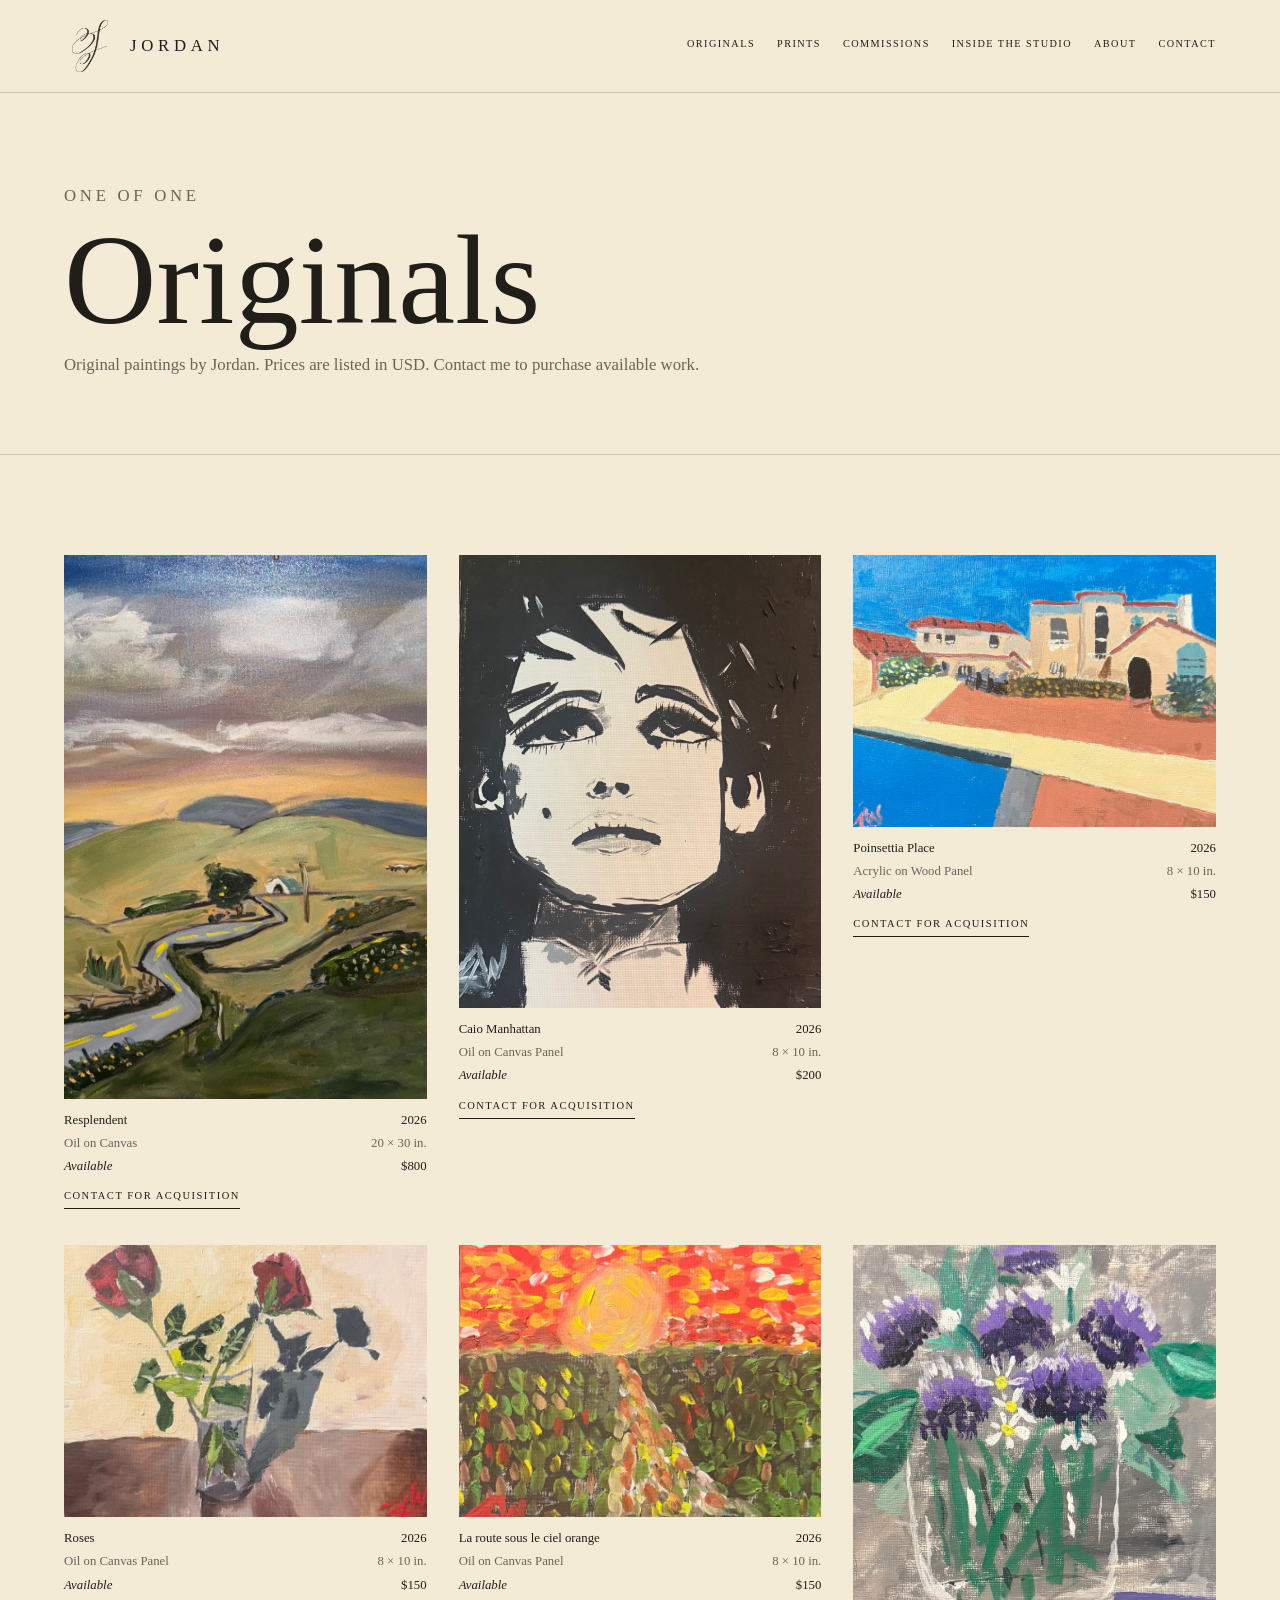
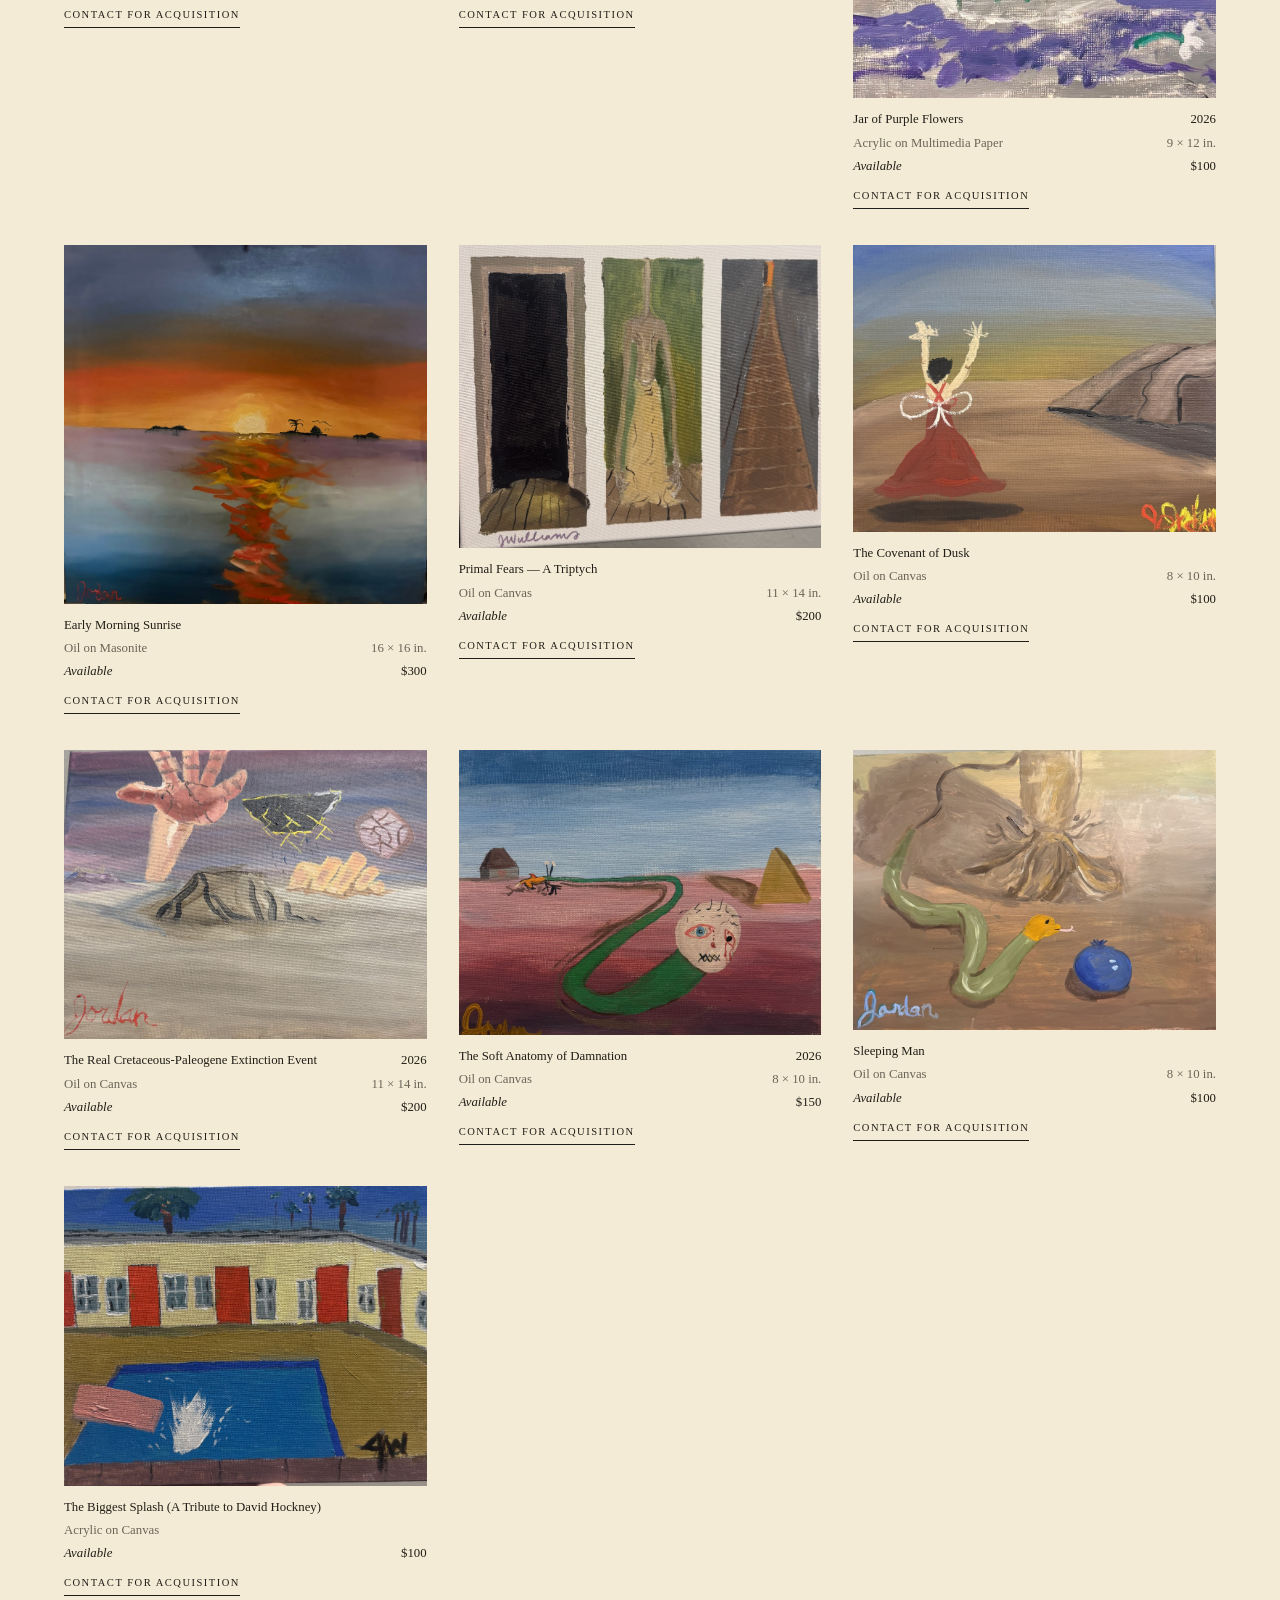
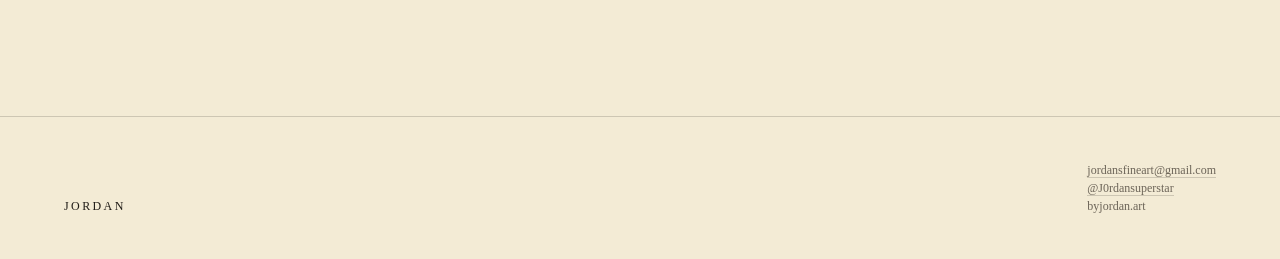
<file: originals.html>
<!DOCTYPE html><html lang="en"><head><meta charset="UTF-8"><meta name="viewport" content="width=device-width,initial-scale=1"><title>Originals — JORDAN</title><link rel="stylesheet" href="style.css"></head><body><header class="site-header"><a class="brand" href="index.html"><img src="assets/jordan-j.png" alt="Jordan monogram"><span>JORDAN</span></a><nav>
<a href="originals.html">Originals</a><a href="prints.html">Prints</a><a href="commissions.html">Commissions</a><a href="studio.html">Inside the Studio</a><a href="about.html">About</a><a href="contact.html">Contact</a>
</nav></header><main><section class="page-hero"><p class="kicker">One of one</p><h1>Originals</h1><p>Original paintings by Jordan. Prices are listed in USD. Contact me to purchase available work.</p></section><section class="section"><div class="grid"><article class="card tall"><img src="assets/resplendent.jpg" alt="Resplendent by Jordan"><div class="meta"><div class="meta-line"><span>Resplendent</span><span>2026</span></div><div class="meta-line detail"><span>Oil on Canvas</span><span>20 × 30 in.</span></div><div class="meta-line"><span class="status ">Available</span><span class="price">$800</span></div><a class="inquiry" href="mailto:jordansfineart@gmail.com?subject=Artwork%20inquiry%20-%20Resplendent">Contact for acquisition</a></div></article><article class="card portrait"><img src="assets/portrait.jpg" alt="Caio Manhattan by Jordan"><div class="meta"><div class="meta-line"><span>Caio Manhattan</span><span>2026</span></div><div class="meta-line detail"><span>Oil on Canvas Panel</span><span>8 × 10 in.</span></div><div class="meta-line"><span class="status ">Available</span><span class="price">$200</span></div><a class="inquiry" href="mailto:jordansfineart@gmail.com?subject=Artwork%20inquiry%20-%20Caio%20Manhattan">Contact for acquisition</a></div></article><article class="card "><img src="assets/mediterranean.jpg" alt="Poinsettia Place by Jordan"><div class="meta"><div class="meta-line"><span>Poinsettia Place</span><span>2026</span></div><div class="meta-line detail"><span>Acrylic on Wood Panel</span><span>8 × 10 in.</span></div><div class="meta-line"><span class="status ">Available</span><span class="price">$150</span></div><a class="inquiry" href="mailto:jordansfineart@gmail.com?subject=Artwork%20inquiry%20-%20Poinsettia%20Place">Contact for acquisition</a></div></article><article class="card "><img src="assets/roses.jpg" alt="Roses by Jordan"><div class="meta"><div class="meta-line"><span>Roses</span><span>2026</span></div><div class="meta-line detail"><span>Oil on Canvas Panel</span><span>8 × 10 in.</span></div><div class="meta-line"><span class="status ">Available</span><span class="price">$150</span></div><a class="inquiry" href="mailto:jordansfineart@gmail.com?subject=Artwork%20inquiry%20-%20Roses">Contact for acquisition</a></div></article><article class="card "><img src="assets/sunset.jpg" alt="La route sous le ciel orange by Jordan"><div class="meta"><div class="meta-line"><span>La route sous le ciel orange</span><span>2026</span></div><div class="meta-line detail"><span>Oil on Canvas Panel</span><span>8 × 10 in.</span></div><div class="meta-line"><span class="status ">Available</span><span class="price">$150</span></div><a class="inquiry" href="mailto:jordansfineart@gmail.com?subject=Artwork%20inquiry%20-%20La%20route%20sous%20le%20ciel%20orange">Contact for acquisition</a></div></article><article class="card portrait"><img src="assets/purple-flowers.jpg" alt="Jar of Purple Flowers by Jordan"><div class="meta"><div class="meta-line"><span>Jar of Purple Flowers</span><span>2026</span></div><div class="meta-line detail"><span>Acrylic on Multimedia Paper</span><span>9 × 12 in.</span></div><div class="meta-line"><span class="status ">Available</span><span class="price">$100</span></div><a class="inquiry" href="mailto:jordansfineart@gmail.com?subject=Artwork%20inquiry%20-%20Jar%20of%20Purple%20Flowers">Contact for acquisition</a></div></article><article class="card"><img style="aspect-ratio:auto;object-fit:contain" src="assets/early-morning-sunrise.jpg" alt="Early Morning Sunrise by Jordan"><div class="meta"><div class="meta-line"><span>Early Morning Sunrise</span></div><div class="meta-line detail"><span>Oil on Masonite</span><span>16 × 16 in.</span></div><div class="meta-line"><span class="status">Available</span><span class="price">$300</span></div><a class="inquiry" href="mailto:jordansfineart@gmail.com?subject=Artwork%20inquiry%20-%20Early%20Morning%20Sunrise">Contact for acquisition</a></div></article><article class="card"><img style="aspect-ratio:auto;object-fit:contain" src="assets/primal-fears-triptych.jpg" alt="Primal Fears — A Triptych by Jordan"><div class="meta"><div class="meta-line"><span>Primal Fears — A Triptych</span></div><div class="meta-line detail"><span>Oil on Canvas</span><span>11 × 14 in.</span></div><div class="meta-line"><span class="status">Available</span><span class="price">$200</span></div><a class="inquiry" href="mailto:jordansfineart@gmail.com?subject=Artwork%20inquiry%20-%20Primal%20Fears%20%E2%80%94%20A%20Triptych">Contact for acquisition</a></div></article><article class="card"><img style="aspect-ratio:auto;object-fit:contain" src="assets/the-covenant-of-dusk.jpg" alt="The Covenant of Dusk by Jordan"><div class="meta"><div class="meta-line"><span>The Covenant of Dusk</span></div><div class="meta-line detail"><span>Oil on Canvas</span><span>8 × 10 in.</span></div><div class="meta-line"><span class="status">Available</span><span class="price">$100</span></div><a class="inquiry" href="mailto:jordansfineart@gmail.com?subject=Acquisition%20inquiry%3A%20The%20Covenant%20of%20Dusk">Contact for acquisition</a></div></article><article class="card"><img style="aspect-ratio:auto;object-fit:contain" src="assets/cretaceous-paleogene.jpg" alt="The Real Cretaceous-Paleogene Extinction Event by Jordan"><div class="meta"><div class="meta-line"><span>The Real Cretaceous-Paleogene Extinction Event</span><span>2026</span></div><div class="meta-line detail"><span>Oil on Canvas</span><span>11 × 14 in.</span></div><div class="meta-line"><span class="status">Available</span><span class="price">$200</span></div><a class="inquiry" href="mailto:jordansfineart@gmail.com?subject=Acquisition%20inquiry%3A%20The%20Real%20Cretaceous-Paleogene%20Extinction%20Event">Contact for acquisition</a></div></article><article class="card"><img style="aspect-ratio:auto;object-fit:contain" src="assets/soft-anatomy-of-damnation.jpg" alt="The Soft Anatomy of Damnation by Jordan"><div class="meta"><div class="meta-line"><span>The Soft Anatomy of Damnation</span><span>2026</span></div><div class="meta-line detail"><span>Oil on Canvas</span><span>8 × 10 in.</span></div><div class="meta-line"><span class="status">Available</span><span class="price">$150</span></div><a class="inquiry" href="mailto:jordansfineart@gmail.com?subject=Acquisition%20inquiry%3A%20The%20Soft%20Anatomy%20of%20Damnation">Contact for acquisition</a></div></article><article class="card"><img style="aspect-ratio:auto;object-fit:contain" src="assets/sleeping-man.jpg" alt="Sleeping Man by Jordan"><div class="meta"><div class="meta-line"><span>Sleeping Man</span></div><div class="meta-line detail"><span>Oil on Canvas</span><span>8 × 10 in.</span></div><div class="meta-line"><span class="status">Available</span><span class="price">$100</span></div><a class="inquiry" href="mailto:jordansfineart@gmail.com?subject=Acquisition%20inquiry%3A%20Sleeping%20Man">Contact for acquisition</a></div></article><article class="card"><img style="aspect-ratio:auto;object-fit:contain" src="assets/the-biggest-splash.jpg" alt="The Biggest Splash (A Tribute to David Hockney) by Jordan"><div class="meta"><div class="meta-line"><span>The Biggest Splash (A Tribute to David Hockney)</span></div><div class="meta-line detail"><span>Acrylic on Canvas</span></div><div class="meta-line"><span class="status">Available</span><span class="price">$100</span></div><a class="inquiry" href="mailto:jordansfineart@gmail.com?subject=Acquisition%20inquiry%3A%20The%20Biggest%20Splash%20%28A%20Tribute%20to%20David%20Hockney%29">Contact for acquisition</a></div></article></div></section></main><footer><strong>JORDAN</strong><div><a href="mailto:jordansfineart@gmail.com">jordansfineart@gmail.com</a><br><a href="https://www.instagram.com/J0rdansuperstar/" target="_blank" rel="noopener">@J0rdansuperstar</a><br>byjordan.art</div></footer></body></html>
</file>
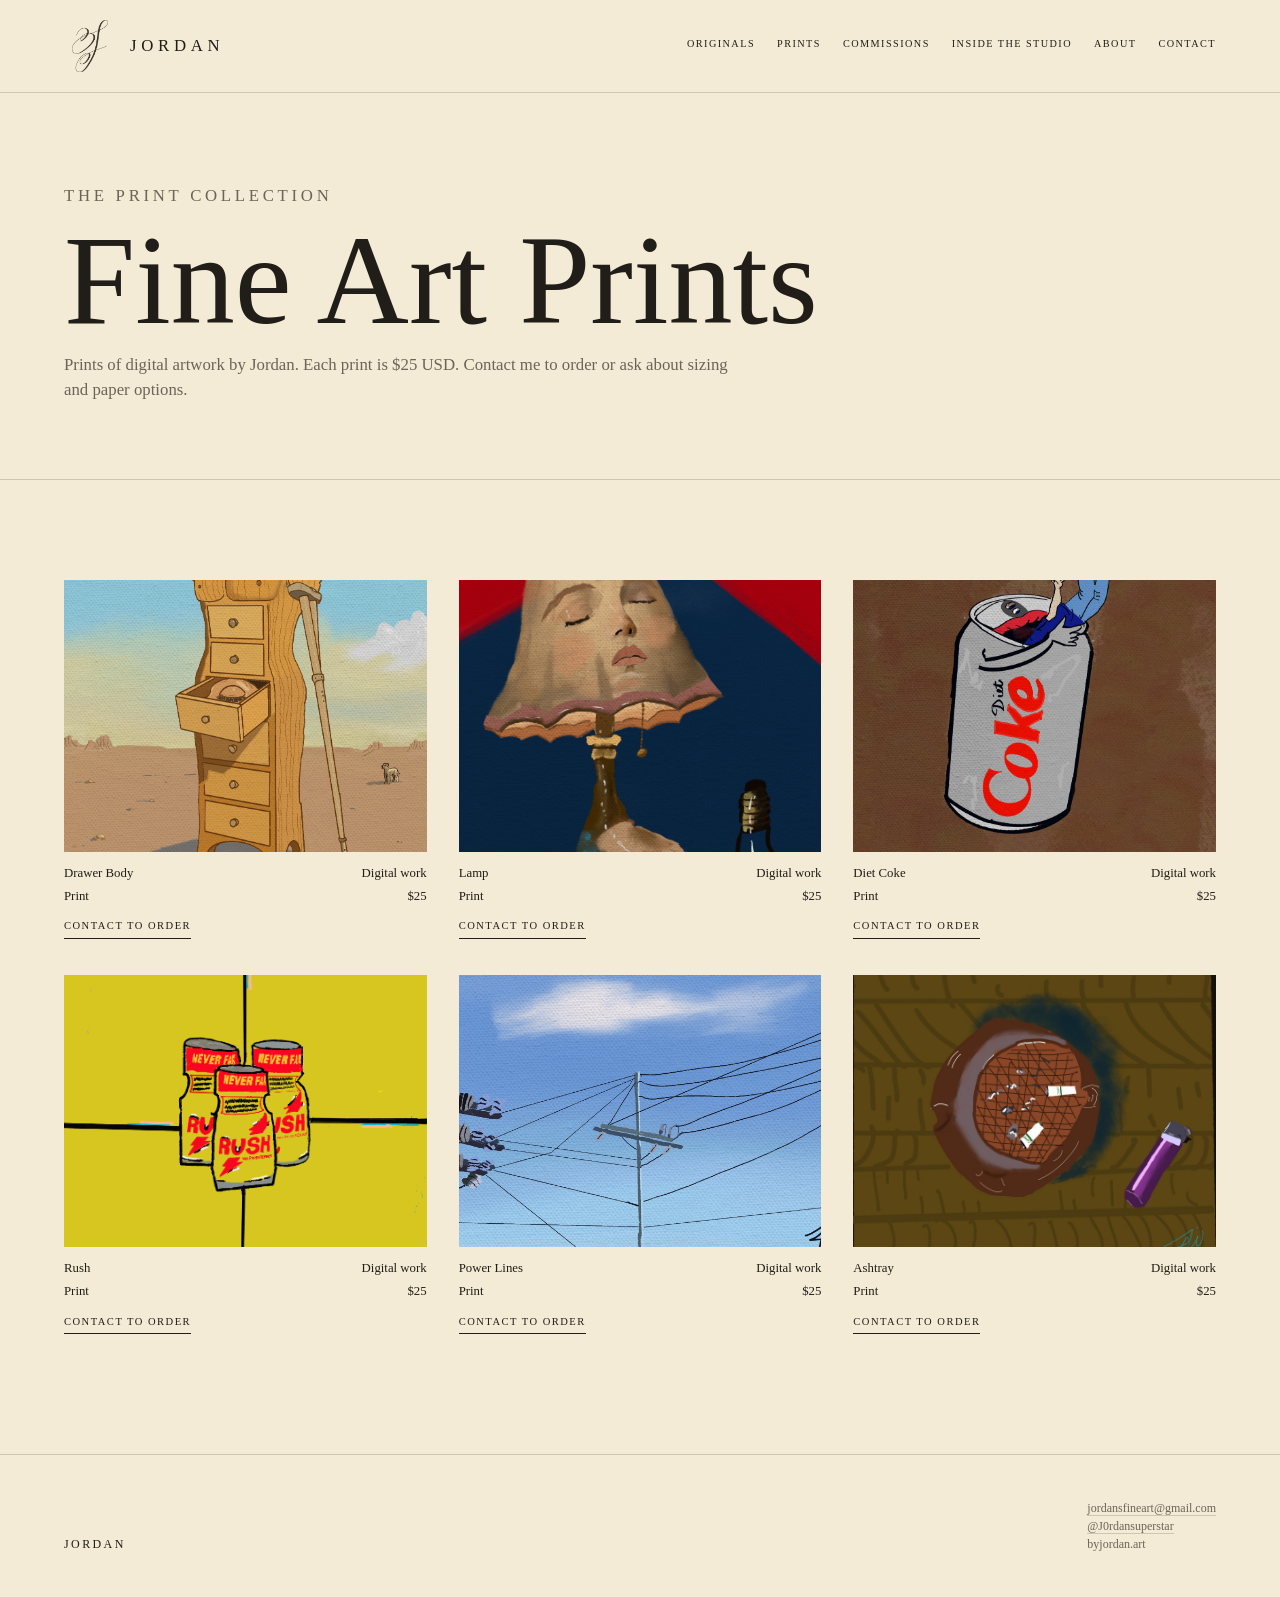
<file: prints.html>
<!DOCTYPE html><html lang="en"><head><meta charset="UTF-8"><meta name="viewport" content="width=device-width,initial-scale=1"><title>Fine Art Prints — JORDAN</title><link rel="stylesheet" href="style.css"></head><body><header class="site-header"><a class="brand" href="index.html"><img src="assets/jordan-j.png" alt="Jordan monogram"><span>JORDAN</span></a><nav>
<a href="originals.html">Originals</a><a href="prints.html">Prints</a><a href="commissions.html">Commissions</a><a href="studio.html">Inside the Studio</a><a href="about.html">About</a><a href="contact.html">Contact</a>
</nav></header><main><section class="page-hero"><p class="kicker">The print collection</p><h1>Fine Art Prints</h1><p>Prints of digital artwork by Jordan. Each print is $25 USD. Contact me to order or ask about sizing and paper options.</p></section><section class="section"><div class="grid"><article class="card"><img src="assets/drawer-body.jpg" alt="Drawer Body digital artwork by Jordan"><div class="meta"><div class="meta-line"><span>Drawer Body</span><span>Digital work</span></div><div class="meta-line"><span>Print</span><span class="price">$25</span></div><a class="inquiry" href="mailto:jordansfineart@gmail.com?subject=Print%20inquiry%3A%20Drawer%20Body">Contact to order</a></div></article><article class="card"><img src="assets/lamp.jpg" alt="Lamp digital artwork by Jordan"><div class="meta"><div class="meta-line"><span>Lamp</span><span>Digital work</span></div><div class="meta-line"><span>Print</span><span class="price">$25</span></div><a class="inquiry" href="mailto:jordansfineart@gmail.com?subject=Print%20inquiry%3A%20Lamp">Contact to order</a></div></article><article class="card"><img src="assets/diet-coke.jpg" alt="Diet Coke digital artwork by Jordan"><div class="meta"><div class="meta-line"><span>Diet Coke</span><span>Digital work</span></div><div class="meta-line"><span>Print</span><span class="price">$25</span></div><a class="inquiry" href="mailto:jordansfineart@gmail.com?subject=Print%20inquiry%3A%20Diet%20Coke">Contact to order</a></div></article><article class="card"><img src="assets/rush.png" alt="Rush digital artwork by Jordan"><div class="meta"><div class="meta-line"><span>Rush</span><span>Digital work</span></div><div class="meta-line"><span>Print</span><span class="price">$25</span></div><a class="inquiry" href="mailto:jordansfineart@gmail.com?subject=Print%20inquiry%3A%20Rush">Contact to order</a></div></article><article class="card"><img src="assets/powerlines.jpg" alt="Power Lines digital artwork by Jordan"><div class="meta"><div class="meta-line"><span>Power Lines</span><span>Digital work</span></div><div class="meta-line"><span>Print</span><span class="price">$25</span></div><a class="inquiry" href="mailto:jordansfineart@gmail.com?subject=Print%20inquiry%3A%20Power%20Lines">Contact to order</a></div></article><article class="card"><img src="assets/ashtray.jpg" alt="Ashtray digital artwork by Jordan"><div class="meta"><div class="meta-line"><span>Ashtray</span><span>Digital work</span></div><div class="meta-line"><span>Print</span><span class="price">$25</span></div><a class="inquiry" href="mailto:jordansfineart@gmail.com?subject=Print%20inquiry%3A%20Ashtray">Contact to order</a></div></article></div></section></main><footer><strong>JORDAN</strong><div><a href="mailto:jordansfineart@gmail.com">jordansfineart@gmail.com</a><br><a href="https://www.instagram.com/J0rdansuperstar/" target="_blank" rel="noopener">@J0rdansuperstar</a><br>byjordan.art</div></footer></body></html>
</file>
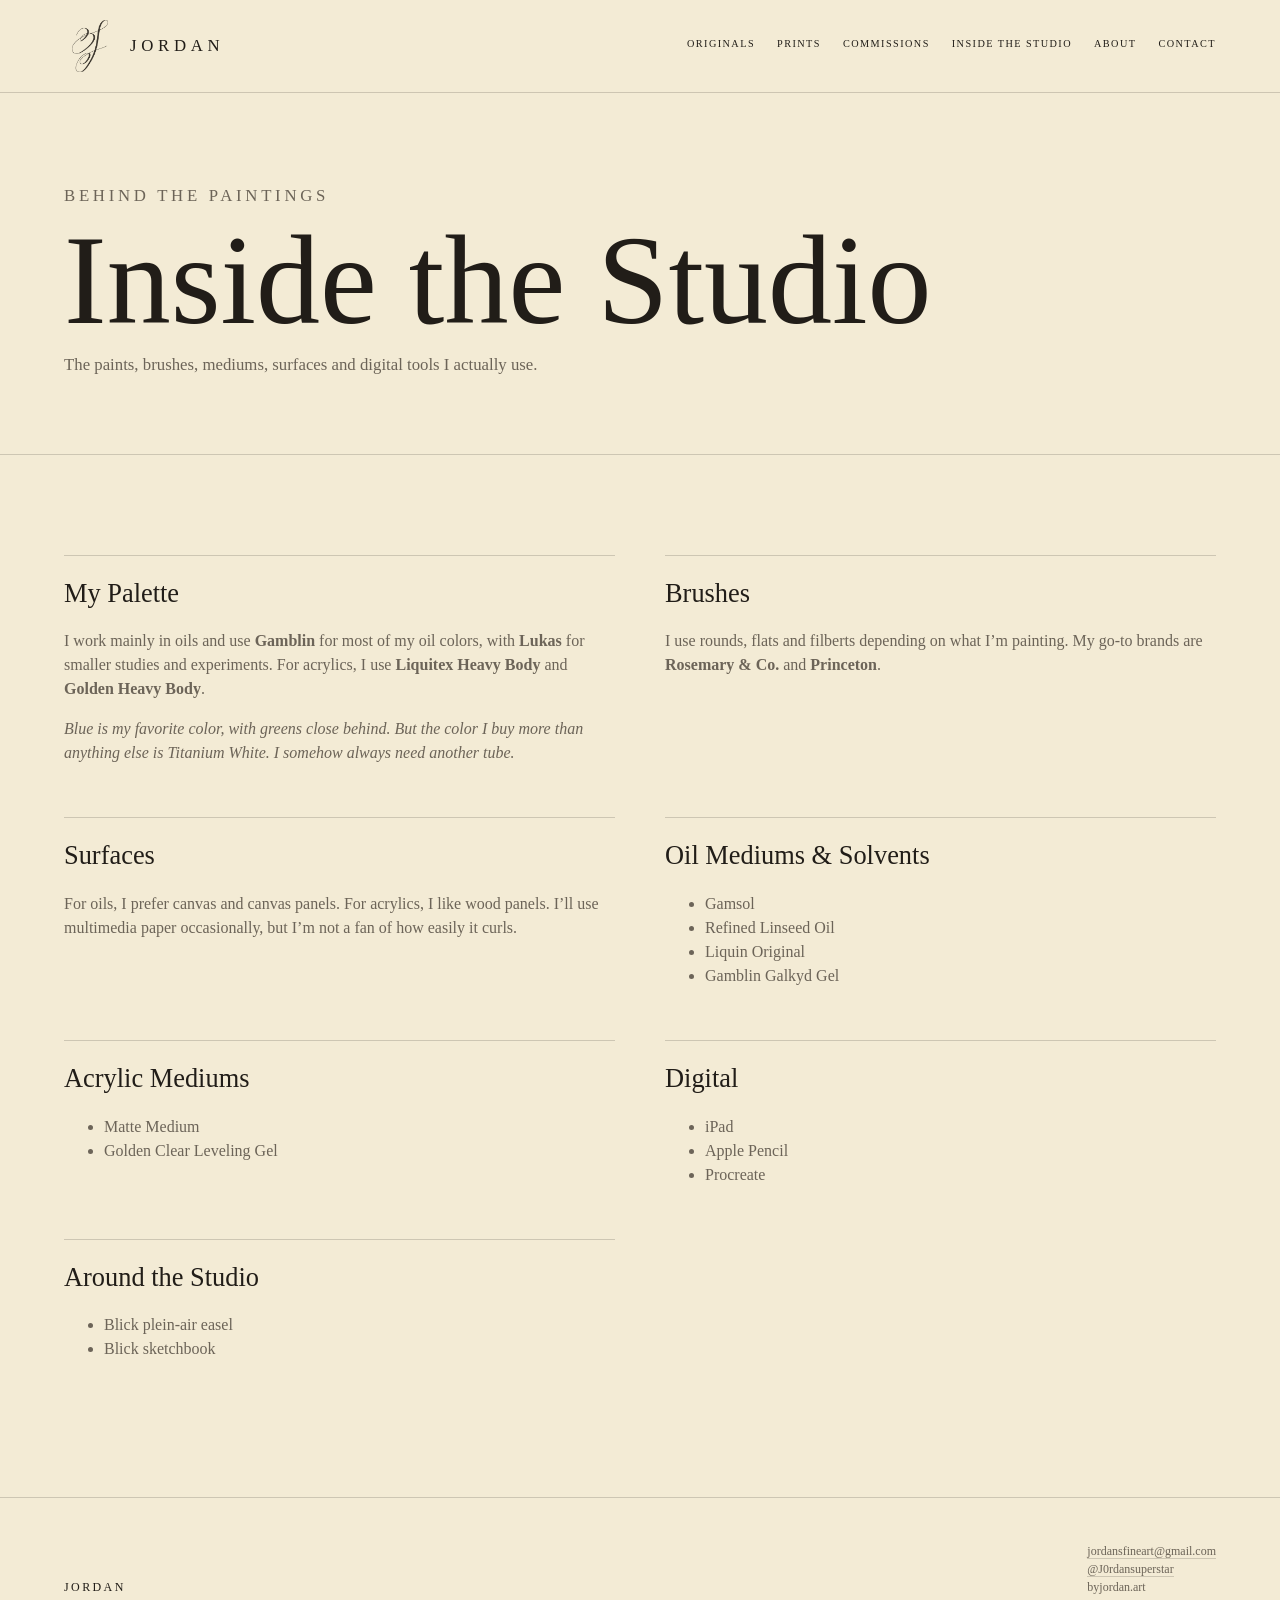
<file: studio.html>
<!DOCTYPE html><html lang="en"><head><meta charset="UTF-8"><meta name="viewport" content="width=device-width,initial-scale=1"><title>Inside the Studio — JORDAN</title><link rel="stylesheet" href="style.css"></head><body><header class="site-header"><a class="brand" href="index.html"><img src="assets/jordan-j.png" alt="Jordan monogram"><span>JORDAN</span></a><nav>
<a href="originals.html">Originals</a><a href="prints.html">Prints</a><a href="commissions.html">Commissions</a><a href="studio.html">Inside the Studio</a><a href="about.html">About</a><a href="contact.html">Contact</a>
</nav></header><main>
<section class="page-hero"><p class="kicker">Behind the paintings</p><h1>Inside the Studio</h1><p>The paints, brushes, mediums, surfaces and digital tools I actually use.</p></section>
<section class="section"><div class="materials">
<div class="material"><h3>My Palette</h3><p>I work mainly in oils and use <strong>Gamblin</strong> for most of my oil colors, with <strong>Lukas</strong> for smaller studies and experiments. For acrylics, I use <strong>Liquitex Heavy Body</strong> and <strong>Golden Heavy Body</strong>.</p><p class="note">Blue is my favorite color, with greens close behind. But the color I buy more than anything else is Titanium White. I somehow always need another tube.</p></div>
<div class="material"><h3>Brushes</h3><p>I use rounds, flats and filberts depending on what I’m painting. My go-to brands are <strong>Rosemary & Co.</strong> and <strong>Princeton</strong>.</p></div>
<div class="material"><h3>Surfaces</h3><p>For oils, I prefer canvas and canvas panels. For acrylics, I like wood panels. I’ll use multimedia paper occasionally, but I’m not a fan of how easily it curls.</p></div>
<div class="material"><h3>Oil Mediums & Solvents</h3><ul><li>Gamsol</li><li>Refined Linseed Oil</li><li>Liquin Original</li><li>Gamblin Galkyd Gel</li></ul></div>
<div class="material"><h3>Acrylic Mediums</h3><ul><li>Matte Medium</li><li>Golden Clear Leveling Gel</li></ul></div>
<div class="material"><h3>Digital</h3><ul><li>iPad</li><li>Apple Pencil</li><li>Procreate</li></ul></div>
<div class="material"><h3>Around the Studio</h3><ul><li>Blick plein-air easel</li><li>Blick sketchbook</li></ul></div>
</div></section></main><footer><strong>JORDAN</strong><div><a href="mailto:jordansfineart@gmail.com">jordansfineart@gmail.com</a><br><a href="https://www.instagram.com/J0rdansuperstar/" target="_blank" rel="noopener">@J0rdansuperstar</a><br>byjordan.art</div></footer></body></html>
</file>
<file: style.css>
:root{--canvas:#f3ebd5;--ink:#211d18;--muted:#6c6458;--line:rgba(33,29,24,.18);--paper:#f7f0df;--sold:#7b4d42}
*{box-sizing:border-box}html{scroll-behavior:smooth}body{margin:0;background:var(--canvas);color:var(--ink);font-family:Georgia,"Times New Roman",serif;line-height:1.5}a{color:inherit}img{max-width:100%;display:block}
.site-header{position:sticky;top:0;z-index:10;display:flex;align-items:center;justify-content:space-between;gap:28px;padding:20px 5vw;background:rgba(243,235,213,.94);backdrop-filter:blur(8px);border-bottom:1px solid var(--line)}
.brand{display:flex;align-items:center;gap:14px;text-decoration:none}.brand img{width:52px;height:52px;object-fit:contain}.brand span{letter-spacing:.28em;font-size:1.05rem}
nav{display:flex;flex-wrap:wrap;justify-content:flex-end;gap:22px}nav a{text-decoration:none;text-transform:uppercase;letter-spacing:.14em;font-size:.64rem;border-bottom:1px solid transparent;padding-bottom:3px}nav a:hover{border-color:var(--ink)}
.hero{min-height:78vh;display:grid;grid-template-columns:.9fr 1.1fr;gap:7vw;align-items:center;padding:7vh 6vw 9vh;max-width:1550px;margin:auto}.hero-copy h1{font-size:clamp(5rem,12vw,11rem);line-height:.8;font-weight:400;letter-spacing:.03em;margin:0}
.kicker{text-transform:uppercase;letter-spacing:.22em;font-size:.68rem;color:var(--muted);margin:0 0 18px}.hero-copy h2{font-size:clamp(1.7rem,3vw,3rem);font-weight:400;line-height:1.1;margin:42px 0 0;max-width:620px}.tagline{font-style:italic;color:var(--muted);font-size:1.05rem;margin:18px 0 0}.hero-art img{width:100%;max-height:76vh;object-fit:contain}
.section{padding:100px 5vw 120px;border-top:1px solid var(--line)}.section-head{display:flex;justify-content:space-between;align-items:end;gap:32px;margin-bottom:52px}.section-head h2{font-size:clamp(3rem,7vw,6.5rem);font-weight:400;line-height:.9;margin:0}.section-head p{max-width:460px;color:var(--muted);margin:0}
.grid{display:grid;grid-template-columns:repeat(3,minmax(0,1fr));gap:36px 32px}.card img{width:100%;aspect-ratio:4/3;object-fit:cover;background:var(--paper)}.card.portrait img{aspect-ratio:4/5}.card.tall img{aspect-ratio:2/3}
.meta{margin-top:12px;font-size:.8rem}.meta-line{display:flex;justify-content:space-between;gap:16px}.meta-line+.meta-line{margin-top:4px}.detail{color:var(--muted)}.status{font-style:italic}.sold{color:var(--sold)}
.inquiry,.cta{display:inline-block;margin-top:12px;text-decoration:none;text-transform:uppercase;letter-spacing:.14em;font-size:.66rem;border-bottom:1px solid var(--ink);padding-bottom:4px}
.split{display:grid;grid-template-columns:1fr 1fr;gap:9vw;align-items:center;min-height:55vh}.split h2{font-size:clamp(3.4rem,7vw,7rem);line-height:.9;font-weight:400;margin:0}.split-copy{max-width:560px;color:var(--muted);font-size:1.05rem}
.page-hero{padding:90px 5vw 60px}.page-hero h1{font-size:clamp(4rem,10vw,9rem);font-weight:400;line-height:.85;margin:0}.page-hero p{max-width:690px;color:var(--muted);font-size:1.05rem}
.materials{display:grid;grid-template-columns:repeat(2,minmax(0,1fr));gap:36px 50px}.material{border-top:1px solid var(--line);padding-top:18px}.material h3{font-weight:400;font-size:1.65rem;margin:0 0 10px}.material p,.material ul{color:var(--muted)}.note{font-style:italic}
.quote{font-size:clamp(1.6rem,3vw,2.7rem);line-height:1.25;font-style:italic;max-width:960px;margin:0 auto}.quote cite{display:block;margin-top:24px;font-size:.78rem;letter-spacing:.14em;text-transform:uppercase;font-style:normal;color:var(--muted)}
.contact-box{max-width:780px;border-top:1px solid var(--line);padding-top:28px}.contact-box h2{font-size:clamp(2.8rem,6vw,5.5rem);font-weight:400;line-height:.95;margin:0 0 24px}.contact-links{display:flex;gap:26px;flex-wrap:wrap;margin-top:26px}.contact-links a{text-decoration:none;border-bottom:1px solid var(--ink);padding-bottom:4px}
footer{display:flex;justify-content:space-between;gap:30px;align-items:end;padding:44px 5vw;border-top:1px solid var(--line);font-size:.75rem;color:var(--muted)}footer strong{color:var(--ink);letter-spacing:.2em;font-weight:400}footer a{text-decoration:none;border-bottom:1px solid var(--line)}
@media(max-width:1000px){.hero,.split{grid-template-columns:1fr}.hero-art{order:-1}.grid{grid-template-columns:1fr 1fr}}
@media(max-width:700px){.site-header{align-items:flex-start;padding:18px 22px}.brand img{width:42px;height:42px}.brand span{font-size:.9rem;letter-spacing:.18em}nav{gap:11px;max-width:230px}nav a{font-size:.54rem}.hero,.section,.page-hero{padding-left:24px;padding-right:24px}.grid,.materials{grid-template-columns:1fr}.section-head{display:block}.section-head p{margin-top:20px}footer{padding:34px 24px}}
</file>
